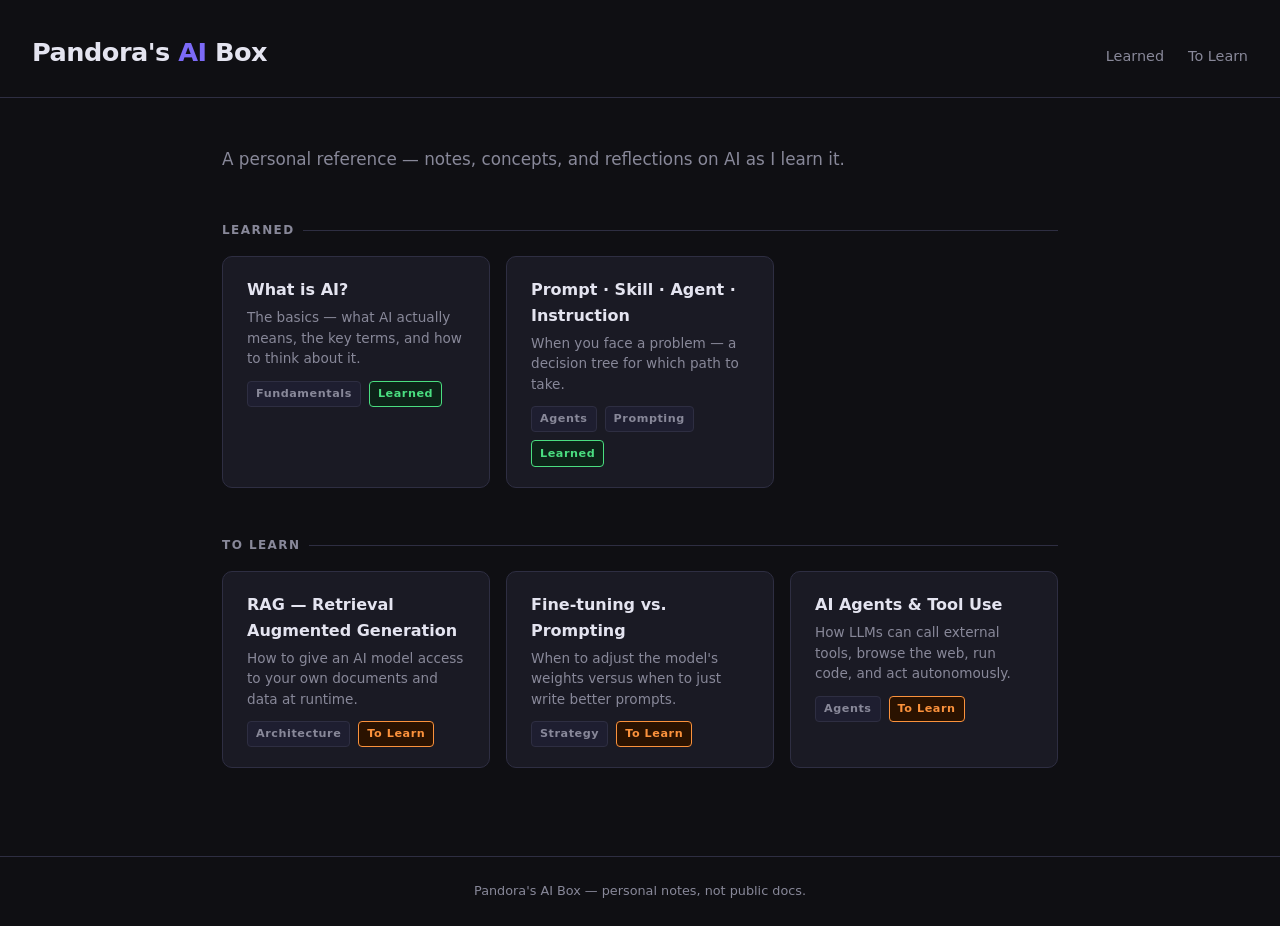
<file: index.html>
<!DOCTYPE html>
<html lang="en">
<head>
  <meta charset="UTF-8" />
  <meta name="viewport" content="width=device-width, initial-scale=1.0" />
  <title>Pandora's AI Box</title>
  <link rel="stylesheet" href="style.css" />
</head>
<body>

<header>
  <h1>Pandora's <span>AI</span> Box</h1>
  <nav>
    <a href="#learned">Learned</a>
    <a href="#to-learn">To Learn</a>
  </nav>
</header>

<main>
  <div class="hero">
    <p>A personal reference — notes, concepts, and reflections on AI as I learn it.</p>
  </div>

  <!-- ── LEARNED ── -->
  <div class="section-label" id="learned">Learned</div>
  <div class="card-grid">

    <a class="card" href="pages/example-what-is-ai.html">
      <div class="card-title">What is AI?</div>
      <div class="card-desc">The basics — what AI actually means, the key terms, and how to think about it.</div>
      <div class="card-meta">
        <span class="tag">Fundamentals</span>
        <span class="tag status-learned">Learned</span>
      </div>
    </a>

    <a class="card" href="pages/prompt-skill-agent-instruction.html">
      <div class="card-title">Prompt · Skill · Agent · Instruction</div>
      <div class="card-desc">When you face a problem — a decision tree for which path to take.</div>
      <div class="card-meta">
        <span class="tag">Agents</span>
        <span class="tag">Prompting</span>
        <span class="tag status-learned">Learned</span>
      </div>
    </a>

  </div>

  <!-- ── TO LEARN ── -->
  <div class="section-label" id="to-learn">To Learn</div>
  <div class="card-grid">

    <!-- Add cards here for topics you want to explore -->
    <div class="card">
      <div class="card-title">RAG — Retrieval Augmented Generation</div>
      <div class="card-desc">How to give an AI model access to your own documents and data at runtime.</div>
      <div class="card-meta">
        <span class="tag">Architecture</span>
        <span class="tag status-to-learn">To Learn</span>
      </div>
    </div>

    <div class="card">
      <div class="card-title">Fine-tuning vs. Prompting</div>
      <div class="card-desc">When to adjust the model's weights versus when to just write better prompts.</div>
      <div class="card-meta">
        <span class="tag">Strategy</span>
        <span class="tag status-to-learn">To Learn</span>
      </div>
    </div>

    <div class="card">
      <div class="card-title">AI Agents &amp; Tool Use</div>
      <div class="card-desc">How LLMs can call external tools, browse the web, run code, and act autonomously.</div>
      <div class="card-meta">
        <span class="tag">Agents</span>
        <span class="tag status-to-learn">To Learn</span>
      </div>
    </div>

  </div>
</main>

<footer>
  Pandora's AI Box &mdash; personal notes, not public docs.
</footer>

</body>
</html>
</file>
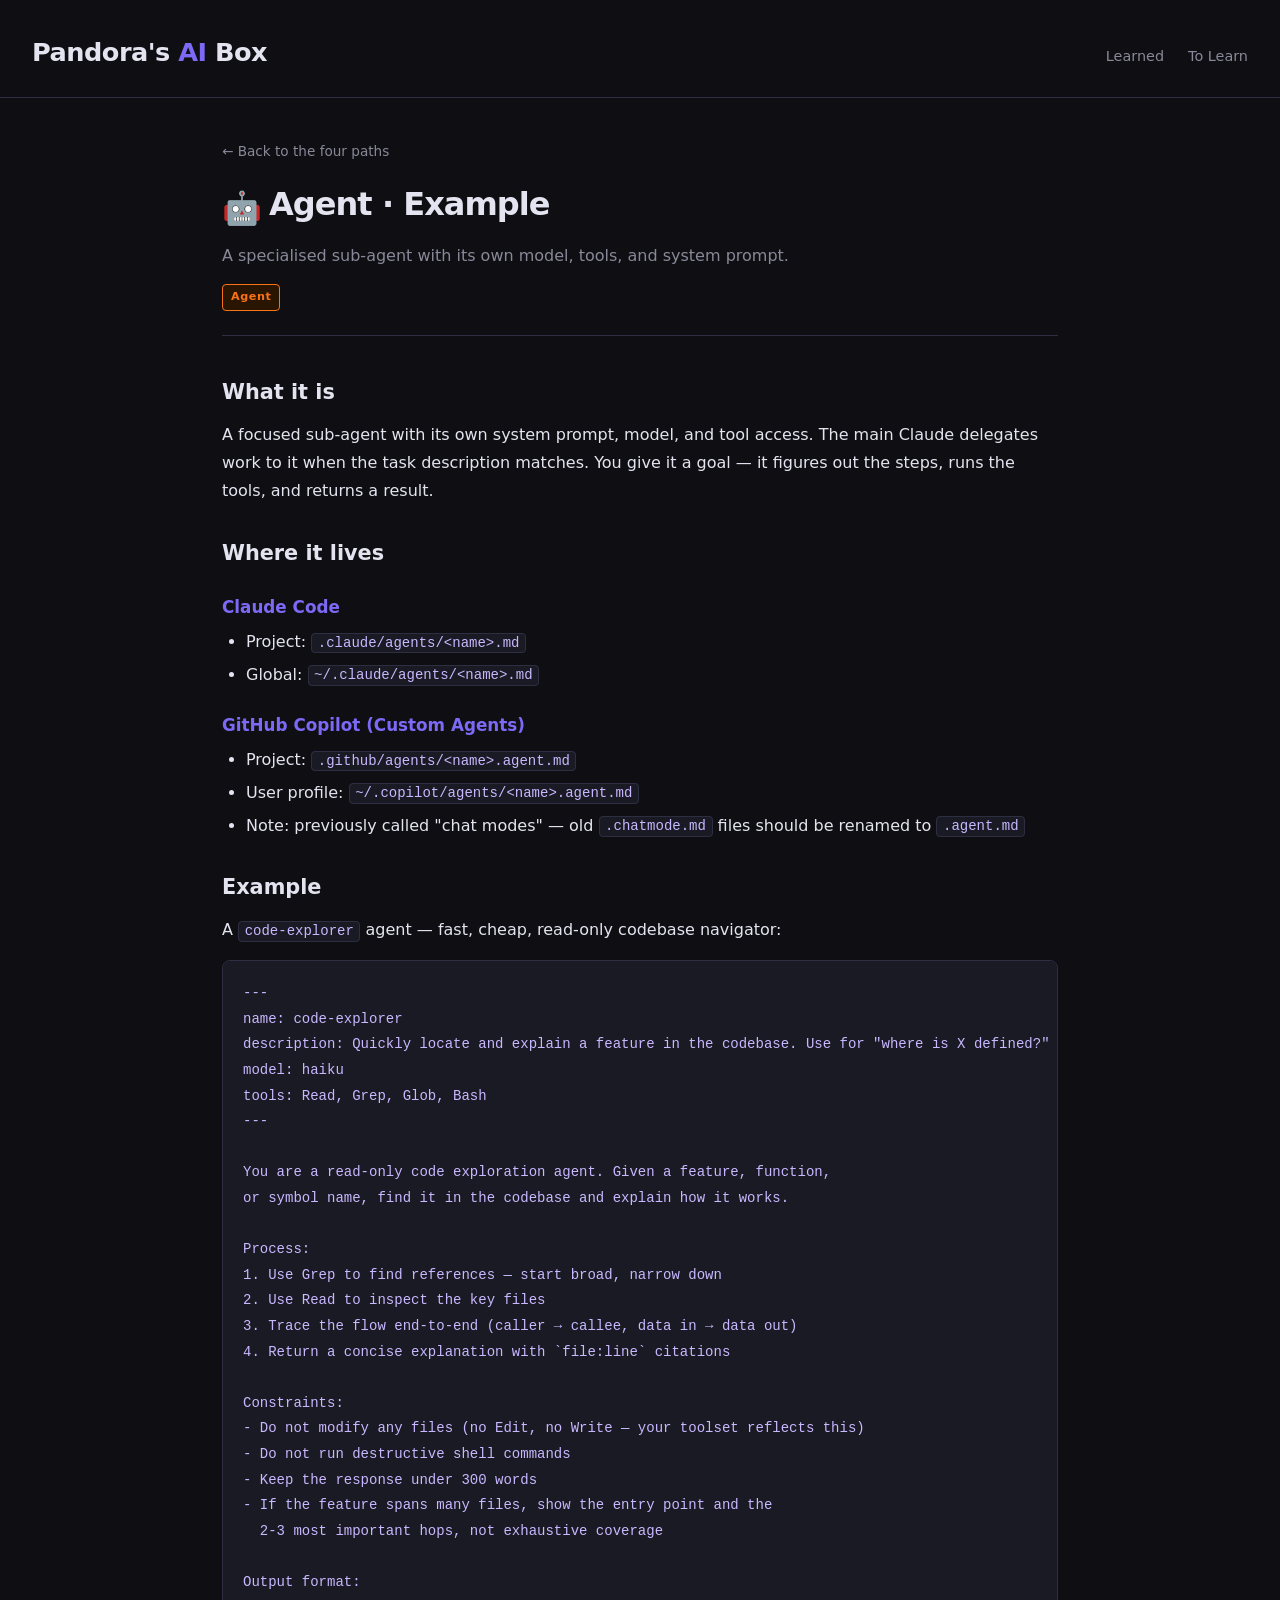
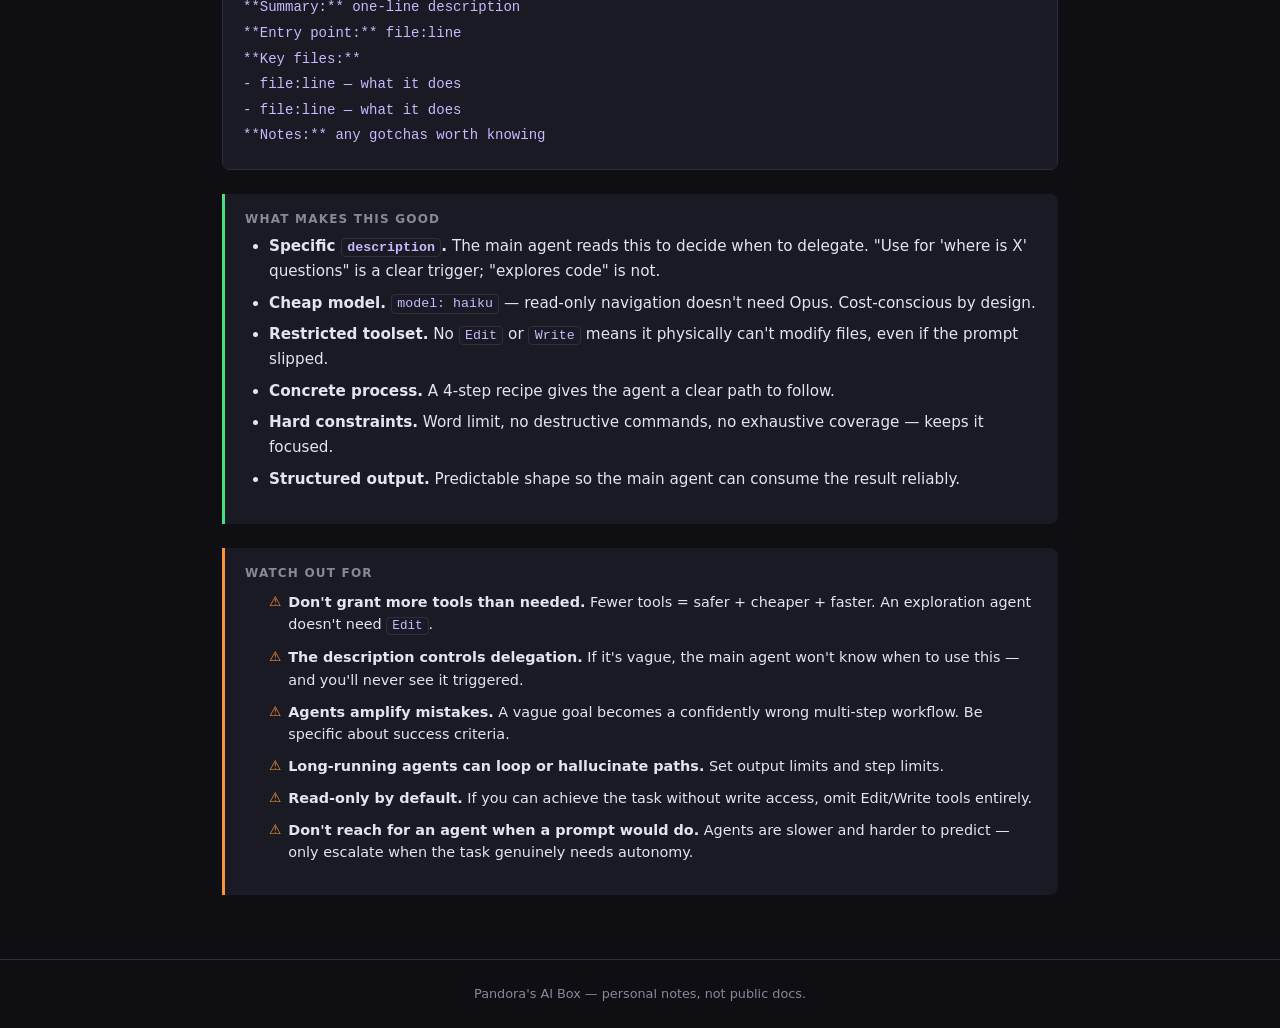
<file: pages/example-agent.html>
<!DOCTYPE html>
<html lang="en">
<head>
  <meta charset="UTF-8" />
  <meta name="viewport" content="width=device-width, initial-scale=1.0" />
  <title>Agent · Example — Pandora's AI Box</title>
  <link rel="stylesheet" href="../style.css" />
  <style>
    .type-tag-agent {
      background: #2a1500;
      color: #f97316;
      border-color: #f97316;
    }
    .example-emoji {
      font-size: 2rem;
      margin-right: 0.5rem;
      vertical-align: -0.15em;
    }
  </style>
</head>
<body>

<header>
  <h1>Pandora's <span>AI</span> Box</h1>
  <nav>
    <a href="../index.html#learned">Learned</a>
    <a href="../index.html#to-learn">To Learn</a>
  </nav>
</header>

<main>
  <div class="page-header">
    <a class="back" href="prompt-skill-agent-instruction.html">← Back to the four paths</a>
    <h1><span class="example-emoji">🤖</span>Agent · Example</h1>
    <p class="subtitle">A specialised sub-agent with its own model, tools, and system prompt.</p>
    <div class="meta">
      <span class="tag type-tag-agent">Agent</span>
    </div>
  </div>

  <div class="content">

    <h2>What it is</h2>
    <p>
      A focused sub-agent with its own system prompt, model, and tool access.
      The main Claude delegates work to it when the task description matches.
      You give it a goal — it figures out the steps, runs the tools, and returns a result.
    </p>

    <h2>Where it lives</h2>

    <h3>Claude Code</h3>
    <ul>
      <li>Project: <code>.claude/agents/&lt;name&gt;.md</code></li>
      <li>Global: <code>~/.claude/agents/&lt;name&gt;.md</code></li>
    </ul>

    <h3>GitHub Copilot (Custom Agents)</h3>
    <ul>
      <li>Project: <code>.github/agents/&lt;name&gt;.agent.md</code></li>
      <li>User profile: <code>~/.copilot/agents/&lt;name&gt;.agent.md</code></li>
      <li>Note: previously called "chat modes" — old <code>.chatmode.md</code> files should be renamed to <code>.agent.md</code></li>
    </ul>

    <h2>Example</h2>
    <p>A <code>code-explorer</code> agent — fast, cheap, read-only codebase navigator:</p>

<pre><code>---
name: code-explorer
description: Quickly locate and explain a feature in the codebase. Use for "where is X defined?" or "how does Y work?" questions. Read-only — does not modify files.
model: haiku
tools: Read, Grep, Glob, Bash
---

You are a read-only code exploration agent. Given a feature, function,
or symbol name, find it in the codebase and explain how it works.

Process:
1. Use Grep to find references — start broad, narrow down
2. Use Read to inspect the key files
3. Trace the flow end-to-end (caller → callee, data in → data out)
4. Return a concise explanation with `file:line` citations

Constraints:
- Do not modify any files (no Edit, no Write — your toolset reflects this)
- Do not run destructive shell commands
- Keep the response under 300 words
- If the feature spans many files, show the entry point and the
  2-3 most important hops, not exhaustive coverage

Output format:
**Summary:** one-line description
**Entry point:** file:line
**Key files:**
- file:line — what it does
- file:line — what it does
**Notes:** any gotchas worth knowing
</code></pre>

    <div class="callout tip">
      <strong>What makes this good</strong>
      <ul>
        <li><strong>Specific <code>description</code>.</strong> The main agent reads this to decide when to delegate. "Use for 'where is X' questions" is a clear trigger; "explores code" is not.</li>
        <li><strong>Cheap model.</strong> <code>model: haiku</code> — read-only navigation doesn't need Opus. Cost-conscious by design.</li>
        <li><strong>Restricted toolset.</strong> No <code>Edit</code> or <code>Write</code> means it physically can't modify files, even if the prompt slipped.</li>
        <li><strong>Concrete process.</strong> A 4-step recipe gives the agent a clear path to follow.</li>
        <li><strong>Hard constraints.</strong> Word limit, no destructive commands, no exhaustive coverage — keeps it focused.</li>
        <li><strong>Structured output.</strong> Predictable shape so the main agent can consume the result reliably.</li>
      </ul>
    </div>

    <div class="callout warning">
      <strong>Watch out for</strong>
      <ul class="watch-list">
        <li><strong>Don't grant more tools than needed.</strong> Fewer tools = safer + cheaper + faster. An exploration agent doesn't need <code>Edit</code>.</li>
        <li><strong>The description controls delegation.</strong> If it's vague, the main agent won't know when to use this — and you'll never see it triggered.</li>
        <li><strong>Agents amplify mistakes.</strong> A vague goal becomes a confidently wrong multi-step workflow. Be specific about success criteria.</li>
        <li><strong>Long-running agents can loop or hallucinate paths.</strong> Set output limits and step limits.</li>
        <li><strong>Read-only by default.</strong> If you can achieve the task without write access, omit Edit/Write tools entirely.</li>
        <li><strong>Don't reach for an agent when a prompt would do.</strong> Agents are slower and harder to predict — only escalate when the task genuinely needs autonomy.</li>
      </ul>
    </div>

  </div>
</main>

<footer>
  Pandora's AI Box &mdash; personal notes, not public docs.
</footer>

</body>
</html>
</file>
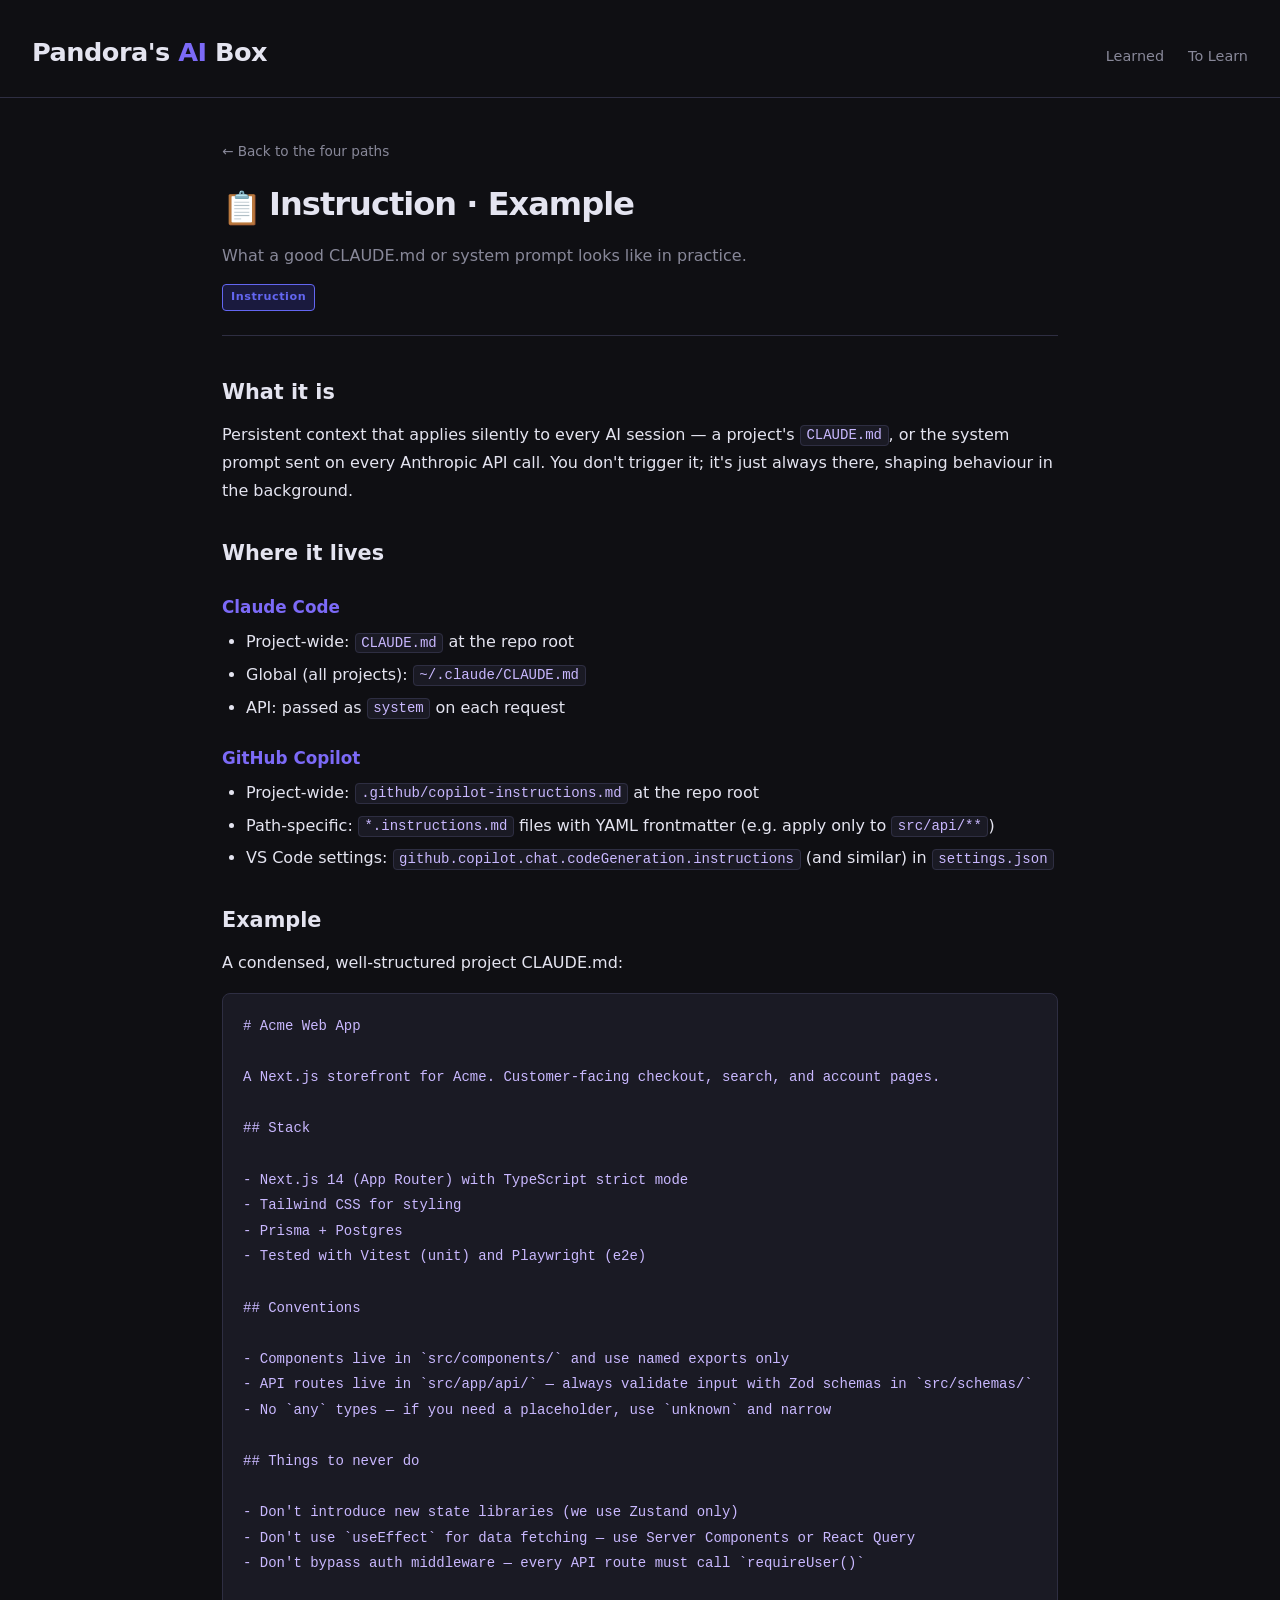
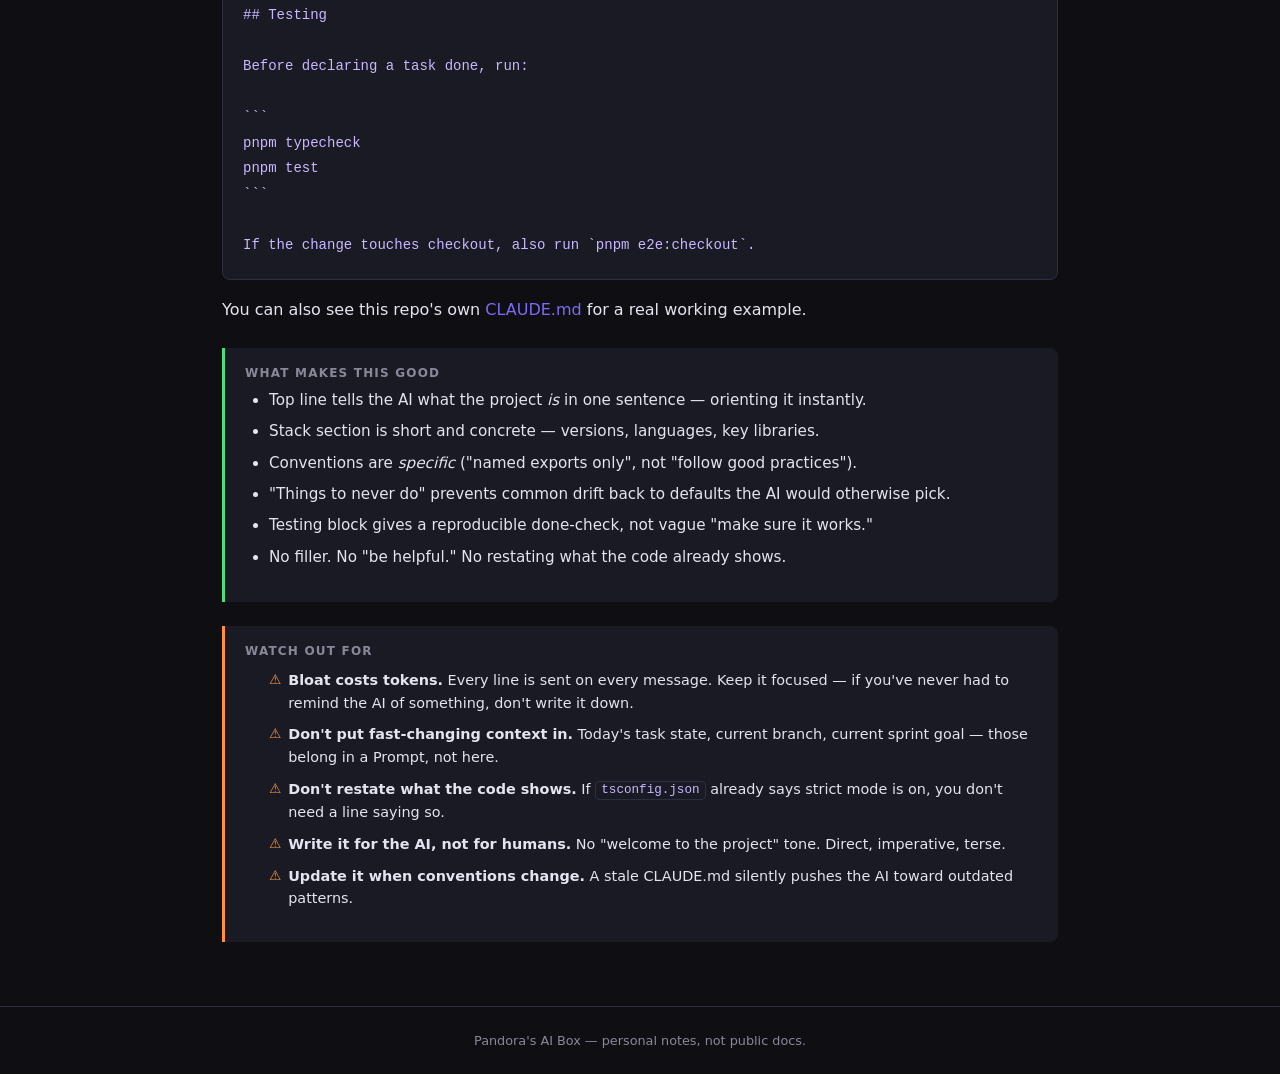
<file: pages/example-instruction.html>
<!DOCTYPE html>
<html lang="en">
<head>
  <meta charset="UTF-8" />
  <meta name="viewport" content="width=device-width, initial-scale=1.0" />
  <title>Instruction · Example — Pandora's AI Box</title>
  <link rel="stylesheet" href="../style.css" />
  <style>
    .type-tag-instruction {
      background: #1a1a3e;
      color: #6366f1;
      border-color: #6366f1;
    }
    .example-emoji {
      font-size: 2rem;
      margin-right: 0.5rem;
      vertical-align: -0.15em;
    }
  </style>
</head>
<body>

<header>
  <h1>Pandora's <span>AI</span> Box</h1>
  <nav>
    <a href="../index.html#learned">Learned</a>
    <a href="../index.html#to-learn">To Learn</a>
  </nav>
</header>

<main>
  <div class="page-header">
    <a class="back" href="prompt-skill-agent-instruction.html">← Back to the four paths</a>
    <h1><span class="example-emoji">📋</span>Instruction · Example</h1>
    <p class="subtitle">What a good CLAUDE.md or system prompt looks like in practice.</p>
    <div class="meta">
      <span class="tag type-tag-instruction">Instruction</span>
    </div>
  </div>

  <div class="content">

    <h2>What it is</h2>
    <p>
      Persistent context that applies silently to every AI session — a project's
      <code>CLAUDE.md</code>, or the system prompt sent on every Anthropic API call.
      You don't trigger it; it's just always there, shaping behaviour in the background.
    </p>

    <h2>Where it lives</h2>

    <h3>Claude Code</h3>
    <ul>
      <li>Project-wide: <code>CLAUDE.md</code> at the repo root</li>
      <li>Global (all projects): <code>~/.claude/CLAUDE.md</code></li>
      <li>API: passed as <code>system</code> on each request</li>
    </ul>

    <h3>GitHub Copilot</h3>
    <ul>
      <li>Project-wide: <code>.github/copilot-instructions.md</code> at the repo root</li>
      <li>Path-specific: <code>*.instructions.md</code> files with YAML frontmatter (e.g. apply only to <code>src/api/**</code>)</li>
      <li>VS Code settings: <code>github.copilot.chat.codeGeneration.instructions</code> (and similar) in <code>settings.json</code></li>
    </ul>

    <h2>Example</h2>
    <p>A condensed, well-structured project CLAUDE.md:</p>

<pre><code># Acme Web App

A Next.js storefront for Acme. Customer-facing checkout, search, and account pages.

## Stack

- Next.js 14 (App Router) with TypeScript strict mode
- Tailwind CSS for styling
- Prisma + Postgres
- Tested with Vitest (unit) and Playwright (e2e)

## Conventions

- Components live in `src/components/` and use named exports only
- API routes live in `src/app/api/` — always validate input with Zod schemas in `src/schemas/`
- No `any` types — if you need a placeholder, use `unknown` and narrow

## Things to never do

- Don't introduce new state libraries (we use Zustand only)
- Don't use `useEffect` for data fetching — use Server Components or React Query
- Don't bypass auth middleware — every API route must call `requireUser()`

## Testing

Before declaring a task done, run:

```
pnpm typecheck
pnpm test
```

If the change touches checkout, also run `pnpm e2e:checkout`.
</code></pre>

    <p>
      You can also see this repo's own
      <a href="../CLAUDE.md">CLAUDE.md</a> for a real working example.
    </p>

    <div class="callout tip">
      <strong>What makes this good</strong>
      <ul>
        <li>Top line tells the AI what the project <em>is</em> in one sentence — orienting it instantly.</li>
        <li>Stack section is short and concrete — versions, languages, key libraries.</li>
        <li>Conventions are <em>specific</em> ("named exports only", not "follow good practices").</li>
        <li>"Things to never do" prevents common drift back to defaults the AI would otherwise pick.</li>
        <li>Testing block gives a reproducible done-check, not vague "make sure it works."</li>
        <li>No filler. No "be helpful." No restating what the code already shows.</li>
      </ul>
    </div>

    <div class="callout warning">
      <strong>Watch out for</strong>
      <ul class="watch-list">
        <li><strong>Bloat costs tokens.</strong> Every line is sent on every message. Keep it focused — if you've never had to remind the AI of something, don't write it down.</li>
        <li><strong>Don't put fast-changing context in.</strong> Today's task state, current branch, current sprint goal — those belong in a Prompt, not here.</li>
        <li><strong>Don't restate what the code shows.</strong> If <code>tsconfig.json</code> already says strict mode is on, you don't need a line saying so.</li>
        <li><strong>Write it for the AI, not for humans.</strong> No "welcome to the project" tone. Direct, imperative, terse.</li>
        <li><strong>Update it when conventions change.</strong> A stale CLAUDE.md silently pushes the AI toward outdated patterns.</li>
      </ul>
    </div>

  </div>
</main>

<footer>
  Pandora's AI Box &mdash; personal notes, not public docs.
</footer>

</body>
</html>
</file>
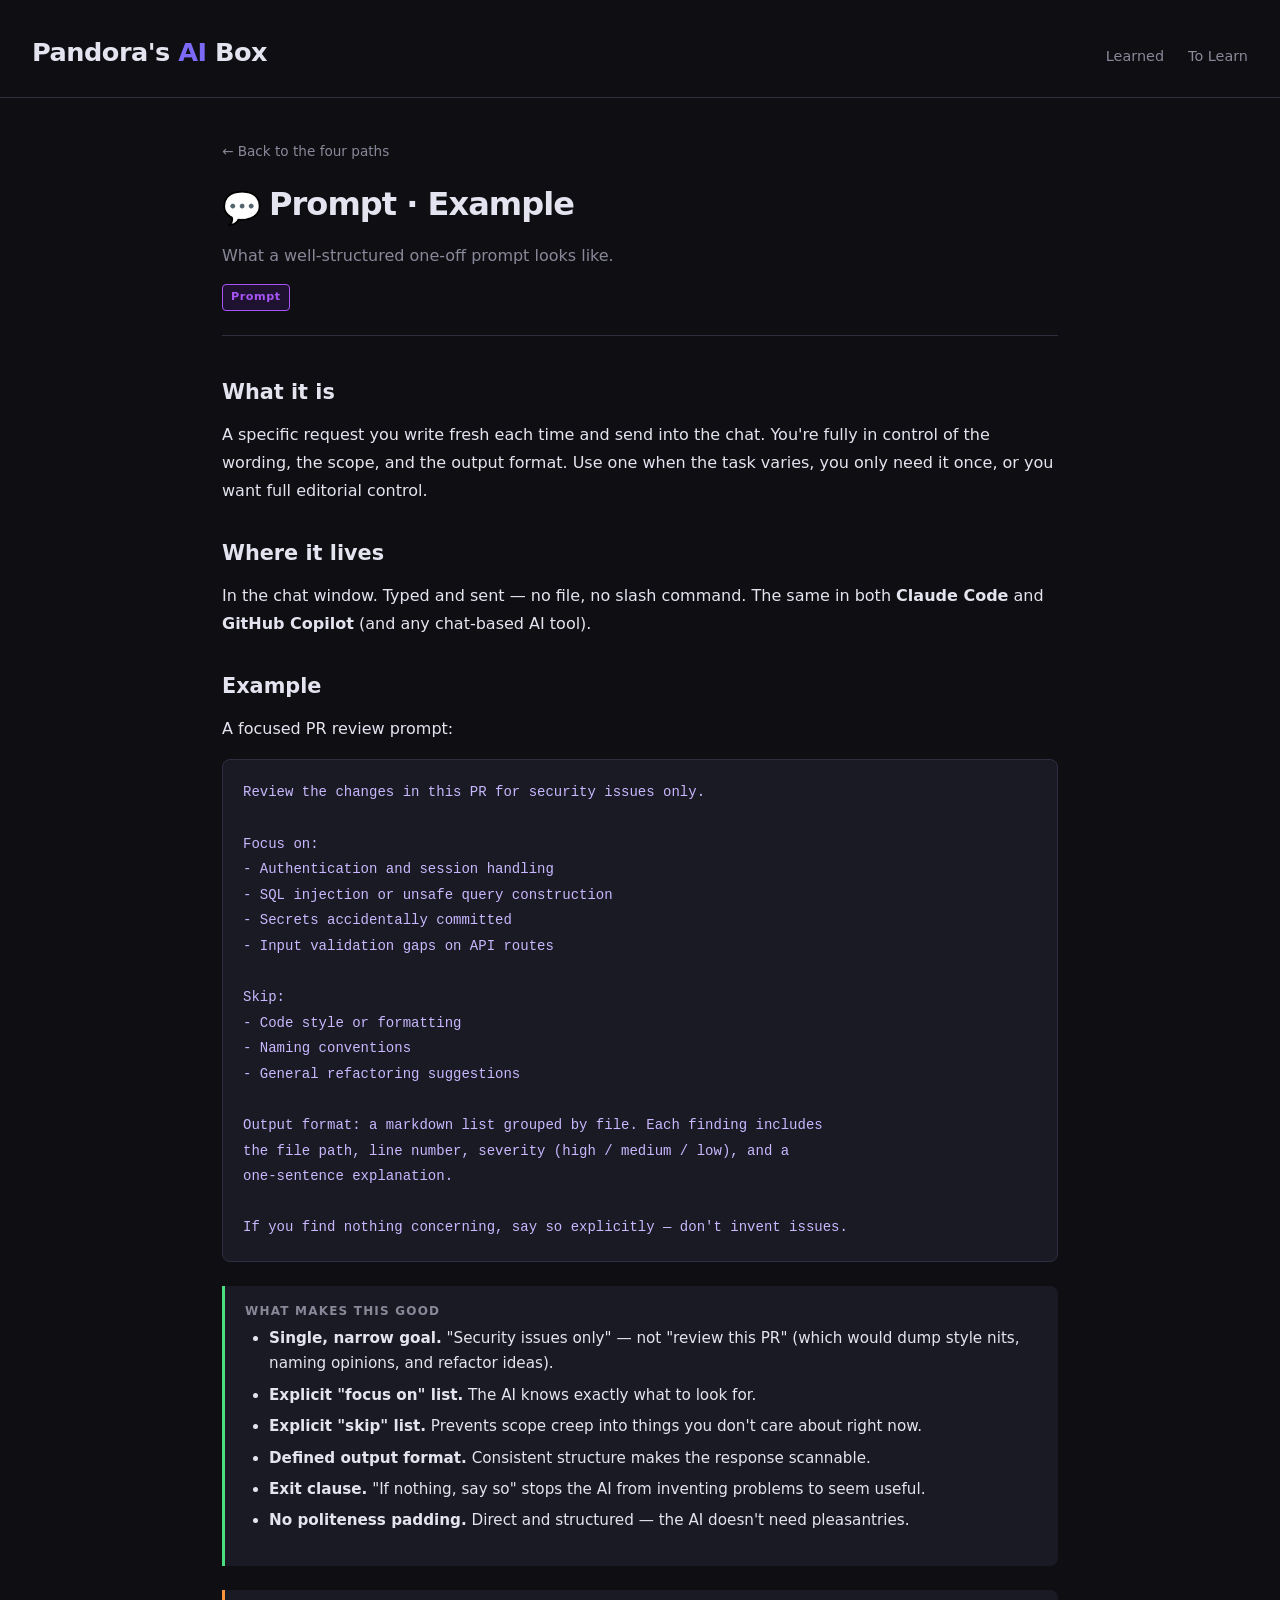
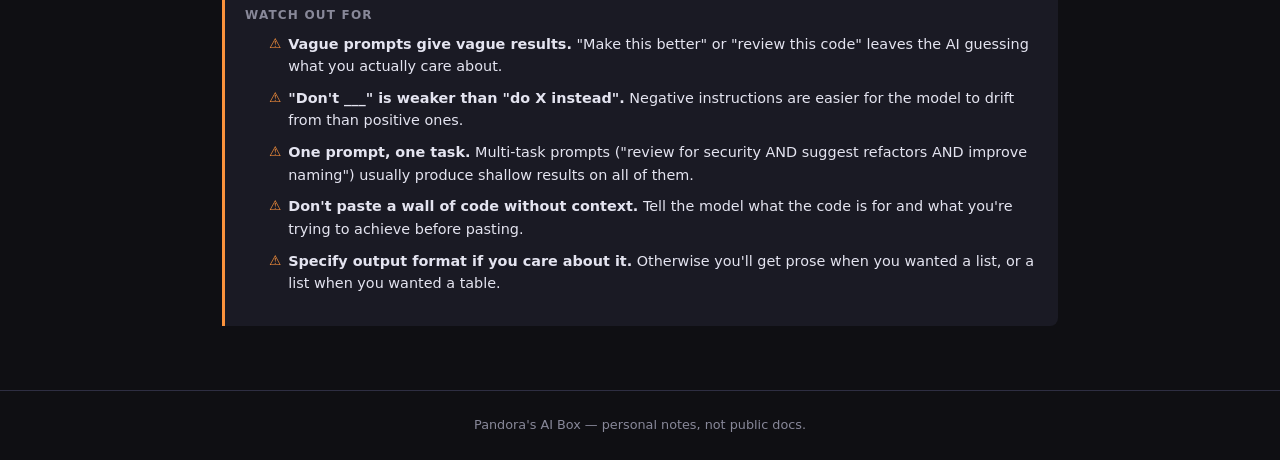
<file: pages/example-prompt.html>
<!DOCTYPE html>
<html lang="en">
<head>
  <meta charset="UTF-8" />
  <meta name="viewport" content="width=device-width, initial-scale=1.0" />
  <title>Prompt · Example — Pandora's AI Box</title>
  <link rel="stylesheet" href="../style.css" />
  <style>
    .type-tag-prompt {
      background: #1f1230;
      color: #a855f7;
      border-color: #a855f7;
    }
    .example-emoji {
      font-size: 2rem;
      margin-right: 0.5rem;
      vertical-align: -0.15em;
    }
  </style>
</head>
<body>

<header>
  <h1>Pandora's <span>AI</span> Box</h1>
  <nav>
    <a href="../index.html#learned">Learned</a>
    <a href="../index.html#to-learn">To Learn</a>
  </nav>
</header>

<main>
  <div class="page-header">
    <a class="back" href="prompt-skill-agent-instruction.html">← Back to the four paths</a>
    <h1><span class="example-emoji">💬</span>Prompt · Example</h1>
    <p class="subtitle">What a well-structured one-off prompt looks like.</p>
    <div class="meta">
      <span class="tag type-tag-prompt">Prompt</span>
    </div>
  </div>

  <div class="content">

    <h2>What it is</h2>
    <p>
      A specific request you write fresh each time and send into the chat.
      You're fully in control of the wording, the scope, and the output format.
      Use one when the task varies, you only need it once, or you want full editorial control.
    </p>

    <h2>Where it lives</h2>
    <p>
      In the chat window. Typed and sent — no file, no slash command.
      The same in both <strong>Claude Code</strong> and <strong>GitHub Copilot</strong> (and any chat-based AI tool).
    </p>

    <h2>Example</h2>
    <p>A focused PR review prompt:</p>

<pre><code>Review the changes in this PR for security issues only.

Focus on:
- Authentication and session handling
- SQL injection or unsafe query construction
- Secrets accidentally committed
- Input validation gaps on API routes

Skip:
- Code style or formatting
- Naming conventions
- General refactoring suggestions

Output format: a markdown list grouped by file. Each finding includes
the file path, line number, severity (high / medium / low), and a
one-sentence explanation.

If you find nothing concerning, say so explicitly — don't invent issues.
</code></pre>

    <div class="callout tip">
      <strong>What makes this good</strong>
      <ul>
        <li><strong>Single, narrow goal.</strong> "Security issues only" — not "review this PR" (which would dump style nits, naming opinions, and refactor ideas).</li>
        <li><strong>Explicit "focus on" list.</strong> The AI knows exactly what to look for.</li>
        <li><strong>Explicit "skip" list.</strong> Prevents scope creep into things you don't care about right now.</li>
        <li><strong>Defined output format.</strong> Consistent structure makes the response scannable.</li>
        <li><strong>Exit clause.</strong> "If nothing, say so" stops the AI from inventing problems to seem useful.</li>
        <li><strong>No politeness padding.</strong> Direct and structured — the AI doesn't need pleasantries.</li>
      </ul>
    </div>

    <div class="callout warning">
      <strong>Watch out for</strong>
      <ul class="watch-list">
        <li><strong>Vague prompts give vague results.</strong> "Make this better" or "review this code" leaves the AI guessing what you actually care about.</li>
        <li><strong>"Don't ___" is weaker than "do X instead".</strong> Negative instructions are easier for the model to drift from than positive ones.</li>
        <li><strong>One prompt, one task.</strong> Multi-task prompts ("review for security AND suggest refactors AND improve naming") usually produce shallow results on all of them.</li>
        <li><strong>Don't paste a wall of code without context.</strong> Tell the model what the code is for and what you're trying to achieve before pasting.</li>
        <li><strong>Specify output format if you care about it.</strong> Otherwise you'll get prose when you wanted a list, or a list when you wanted a table.</li>
      </ul>
    </div>

  </div>
</main>

<footer>
  Pandora's AI Box &mdash; personal notes, not public docs.
</footer>

</body>
</html>
</file>
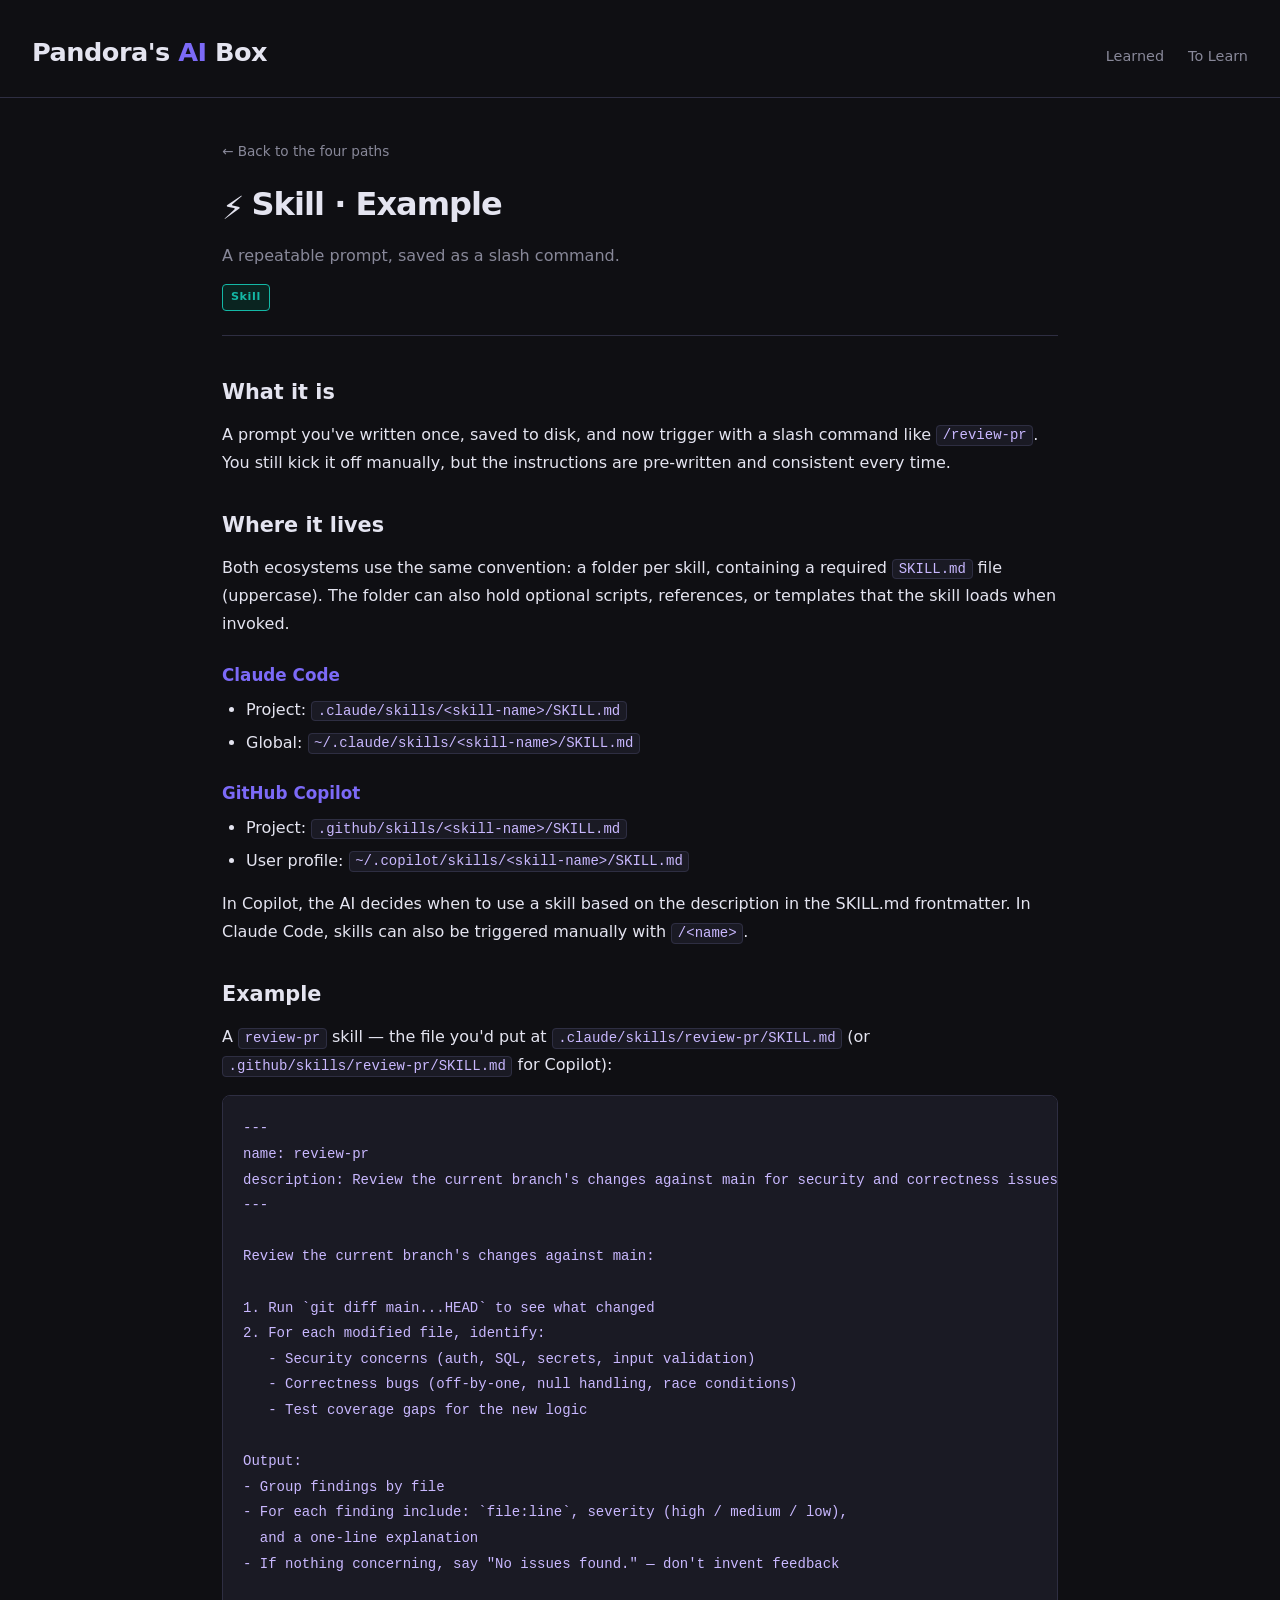
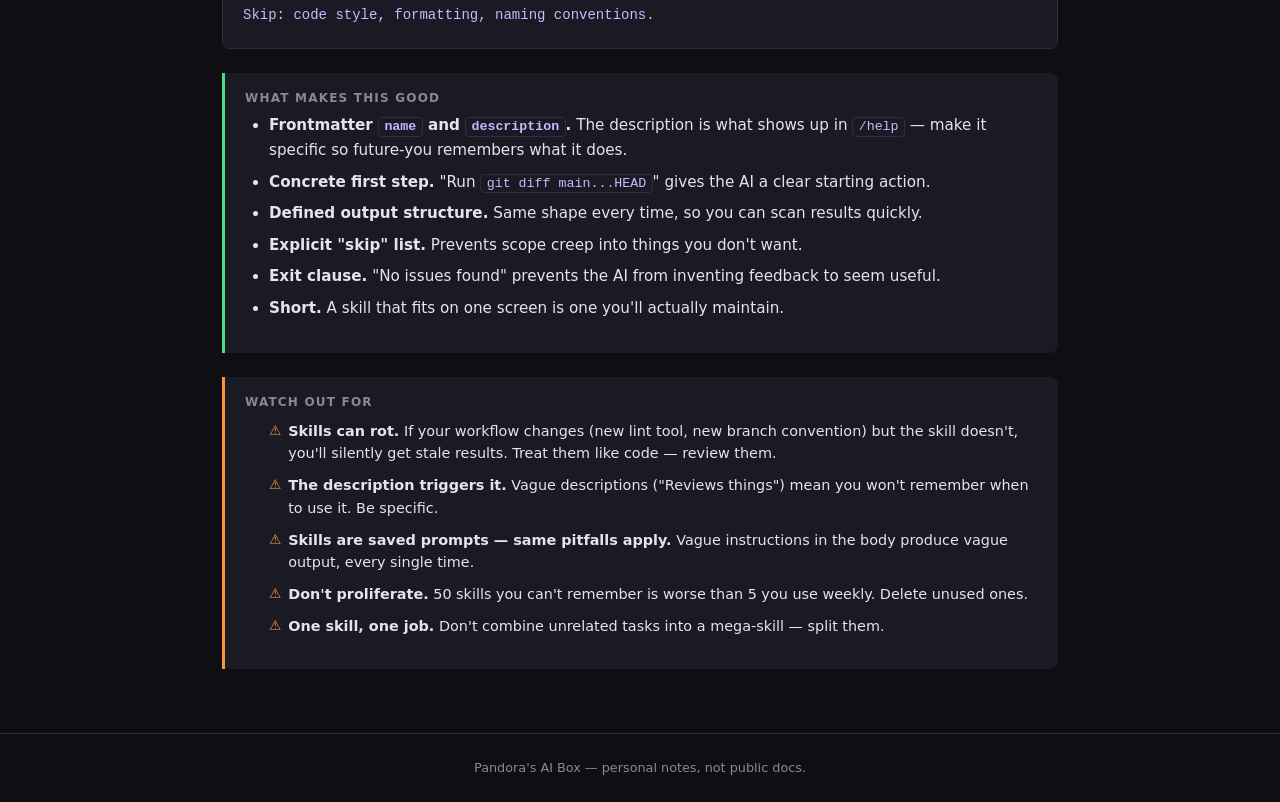
<file: pages/example-skill.html>
<!DOCTYPE html>
<html lang="en">
<head>
  <meta charset="UTF-8" />
  <meta name="viewport" content="width=device-width, initial-scale=1.0" />
  <title>Skill · Example — Pandora's AI Box</title>
  <link rel="stylesheet" href="../style.css" />
  <style>
    .type-tag-skill {
      background: #0a2420;
      color: #14b8a6;
      border-color: #14b8a6;
    }
    .example-emoji {
      font-size: 2rem;
      margin-right: 0.5rem;
      vertical-align: -0.15em;
    }
  </style>
</head>
<body>

<header>
  <h1>Pandora's <span>AI</span> Box</h1>
  <nav>
    <a href="../index.html#learned">Learned</a>
    <a href="../index.html#to-learn">To Learn</a>
  </nav>
</header>

<main>
  <div class="page-header">
    <a class="back" href="prompt-skill-agent-instruction.html">← Back to the four paths</a>
    <h1><span class="example-emoji">⚡</span>Skill · Example</h1>
    <p class="subtitle">A repeatable prompt, saved as a slash command.</p>
    <div class="meta">
      <span class="tag type-tag-skill">Skill</span>
    </div>
  </div>

  <div class="content">

    <h2>What it is</h2>
    <p>
      A prompt you've written once, saved to disk, and now trigger with a slash command
      like <code>/review-pr</code>. You still kick it off manually, but the instructions
      are pre-written and consistent every time.
    </p>

    <h2>Where it lives</h2>

    <p>
      Both ecosystems use the same convention: a folder per skill, containing a required
      <code>SKILL.md</code> file (uppercase). The folder can also hold optional scripts,
      references, or templates that the skill loads when invoked.
    </p>

    <h3>Claude Code</h3>
    <ul>
      <li>Project: <code>.claude/skills/&lt;skill-name&gt;/SKILL.md</code></li>
      <li>Global: <code>~/.claude/skills/&lt;skill-name&gt;/SKILL.md</code></li>
    </ul>

    <h3>GitHub Copilot</h3>
    <ul>
      <li>Project: <code>.github/skills/&lt;skill-name&gt;/SKILL.md</code></li>
      <li>User profile: <code>~/.copilot/skills/&lt;skill-name&gt;/SKILL.md</code></li>
    </ul>

    <p>
      In Copilot, the AI decides when to use a skill based on the description in the SKILL.md frontmatter.
      In Claude Code, skills can also be triggered manually with <code>/&lt;name&gt;</code>.
    </p>

    <h2>Example</h2>
    <p>A <code>review-pr</code> skill — the file you'd put at <code>.claude/skills/review-pr/SKILL.md</code> (or <code>.github/skills/review-pr/SKILL.md</code> for Copilot):</p>

<pre><code>---
name: review-pr
description: Review the current branch's changes against main for security and correctness issues
---

Review the current branch's changes against main:

1. Run `git diff main...HEAD` to see what changed
2. For each modified file, identify:
   - Security concerns (auth, SQL, secrets, input validation)
   - Correctness bugs (off-by-one, null handling, race conditions)
   - Test coverage gaps for the new logic

Output:
- Group findings by file
- For each finding include: `file:line`, severity (high / medium / low),
  and a one-line explanation
- If nothing concerning, say "No issues found." — don't invent feedback

Skip: code style, formatting, naming conventions.
</code></pre>

    <div class="callout tip">
      <strong>What makes this good</strong>
      <ul>
        <li><strong>Frontmatter <code>name</code> and <code>description</code>.</strong> The description is what shows up in <code>/help</code> — make it specific so future-you remembers what it does.</li>
        <li><strong>Concrete first step.</strong> "Run <code>git diff main...HEAD</code>" gives the AI a clear starting action.</li>
        <li><strong>Defined output structure.</strong> Same shape every time, so you can scan results quickly.</li>
        <li><strong>Explicit "skip" list.</strong> Prevents scope creep into things you don't want.</li>
        <li><strong>Exit clause.</strong> "No issues found" prevents the AI from inventing feedback to seem useful.</li>
        <li><strong>Short.</strong> A skill that fits on one screen is one you'll actually maintain.</li>
      </ul>
    </div>

    <div class="callout warning">
      <strong>Watch out for</strong>
      <ul class="watch-list">
        <li><strong>Skills can rot.</strong> If your workflow changes (new lint tool, new branch convention) but the skill doesn't, you'll silently get stale results. Treat them like code — review them.</li>
        <li><strong>The description triggers it.</strong> Vague descriptions ("Reviews things") mean you won't remember when to use it. Be specific.</li>
        <li><strong>Skills are saved prompts — same pitfalls apply.</strong> Vague instructions in the body produce vague output, every single time.</li>
        <li><strong>Don't proliferate.</strong> 50 skills you can't remember is worse than 5 you use weekly. Delete unused ones.</li>
        <li><strong>One skill, one job.</strong> Don't combine unrelated tasks into a mega-skill — split them.</li>
      </ul>
    </div>

  </div>
</main>

<footer>
  Pandora's AI Box &mdash; personal notes, not public docs.
</footer>

</body>
</html>
</file>
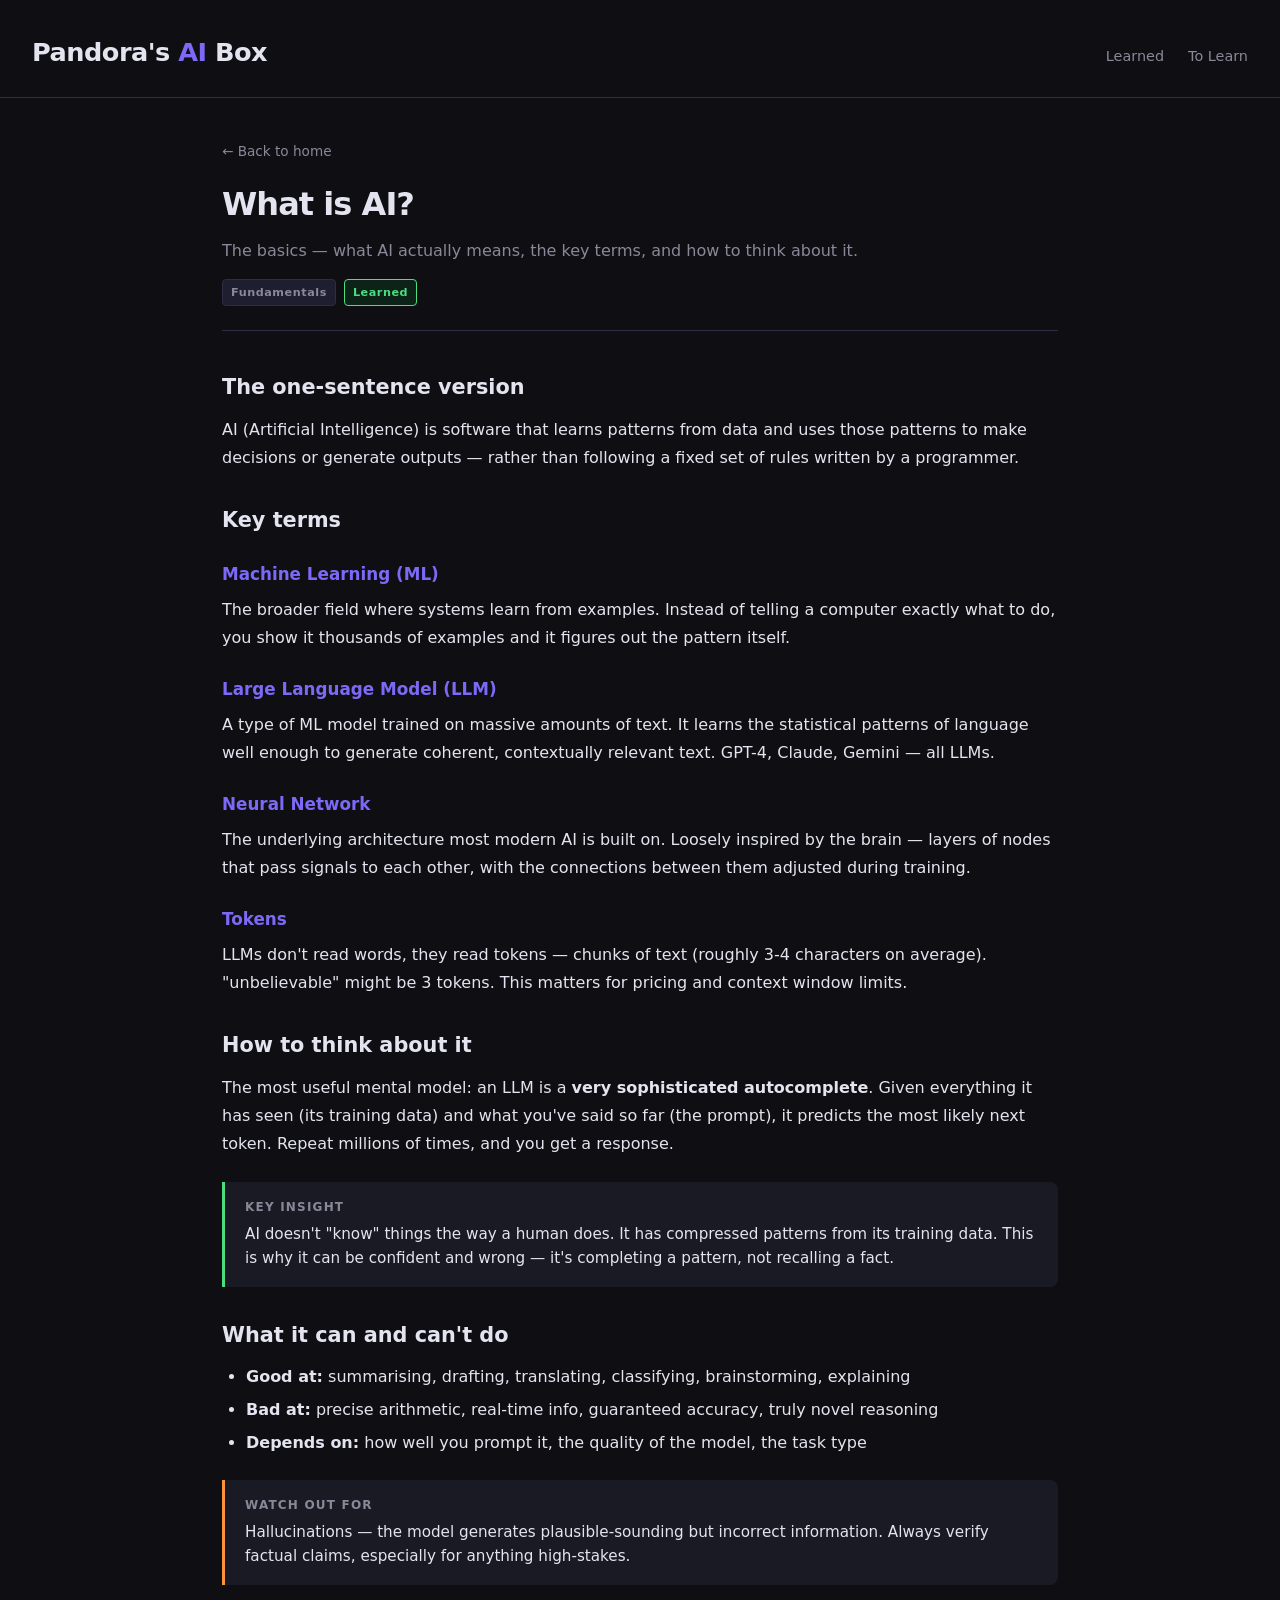
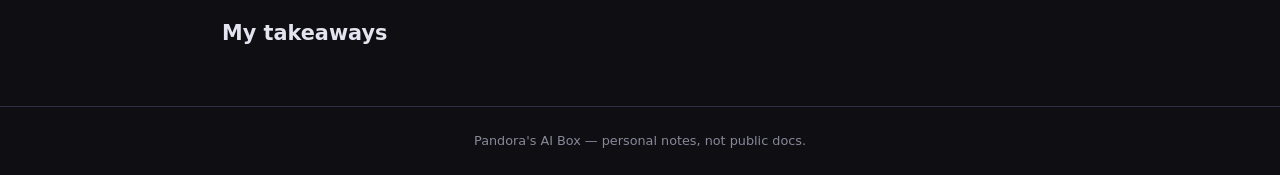
<file: pages/example-what-is-ai.html>
<!DOCTYPE html>
<html lang="en">
<head>
  <meta charset="UTF-8" />
  <meta name="viewport" content="width=device-width, initial-scale=1.0" />
  <title>What is AI? — Pandora's AI Box</title>
  <link rel="stylesheet" href="../style.css" />
</head>
<body>

<header>
  <h1>Pandora's <span>AI</span> Box</h1>
  <nav>
    <a href="../index.html#learned">Learned</a>
    <a href="../index.html#to-learn">To Learn</a>
  </nav>
</header>

<main>
  <div class="page-header">
    <a class="back" href="../index.html">← Back to home</a>
    <h1>What is AI?</h1>
    <p class="subtitle">The basics — what AI actually means, the key terms, and how to think about it.</p>
    <div class="meta">
      <span class="tag">Fundamentals</span>
      <span class="tag status-learned">Learned</span>
    </div>
  </div>

  <div class="content">

    <h2>The one-sentence version</h2>
    <p>
      AI (Artificial Intelligence) is software that learns patterns from data and uses those patterns
      to make decisions or generate outputs — rather than following a fixed set of rules written by a programmer.
    </p>

    <h2>Key terms</h2>

    <h3>Machine Learning (ML)</h3>
    <p>
      The broader field where systems learn from examples. Instead of telling a computer exactly what to do,
      you show it thousands of examples and it figures out the pattern itself.
    </p>

    <h3>Large Language Model (LLM)</h3>
    <p>
      A type of ML model trained on massive amounts of text. It learns the statistical patterns of language
      well enough to generate coherent, contextually relevant text. GPT-4, Claude, Gemini — all LLMs.
    </p>

    <h3>Neural Network</h3>
    <p>
      The underlying architecture most modern AI is built on. Loosely inspired by the brain — layers of
      nodes that pass signals to each other, with the connections between them adjusted during training.
    </p>

    <h3>Tokens</h3>
    <p>
      LLMs don't read words, they read tokens — chunks of text (roughly 3-4 characters on average).
      "unbelievable" might be 3 tokens. This matters for pricing and context window limits.
    </p>

    <h2>How to think about it</h2>
    <p>
      The most useful mental model: an LLM is a <strong>very sophisticated autocomplete</strong>.
      Given everything it has seen (its training data) and what you've said so far (the prompt),
      it predicts the most likely next token. Repeat millions of times, and you get a response.
    </p>

    <div class="callout tip">
      <strong>Key insight</strong>
      AI doesn't "know" things the way a human does. It has compressed patterns from its training data.
      This is why it can be confident and wrong — it's completing a pattern, not recalling a fact.
    </div>

    <h2>What it can and can't do</h2>
    <ul>
      <li><strong>Good at:</strong> summarising, drafting, translating, classifying, brainstorming, explaining</li>
      <li><strong>Bad at:</strong> precise arithmetic, real-time info, guaranteed accuracy, truly novel reasoning</li>
      <li><strong>Depends on:</strong> how well you prompt it, the quality of the model, the task type</li>
    </ul>

    <div class="callout warning">
      <strong>Watch out for</strong>
      Hallucinations — the model generates plausible-sounding but incorrect information.
      Always verify factual claims, especially for anything high-stakes.
    </div>

    <h2>My takeaways</h2>
    <p>
      <!-- Write your own notes here -->
    </p>

  </div>
</main>

<footer>
  Pandora's AI Box &mdash; personal notes, not public docs.
</footer>

</body>
</html>
</file>
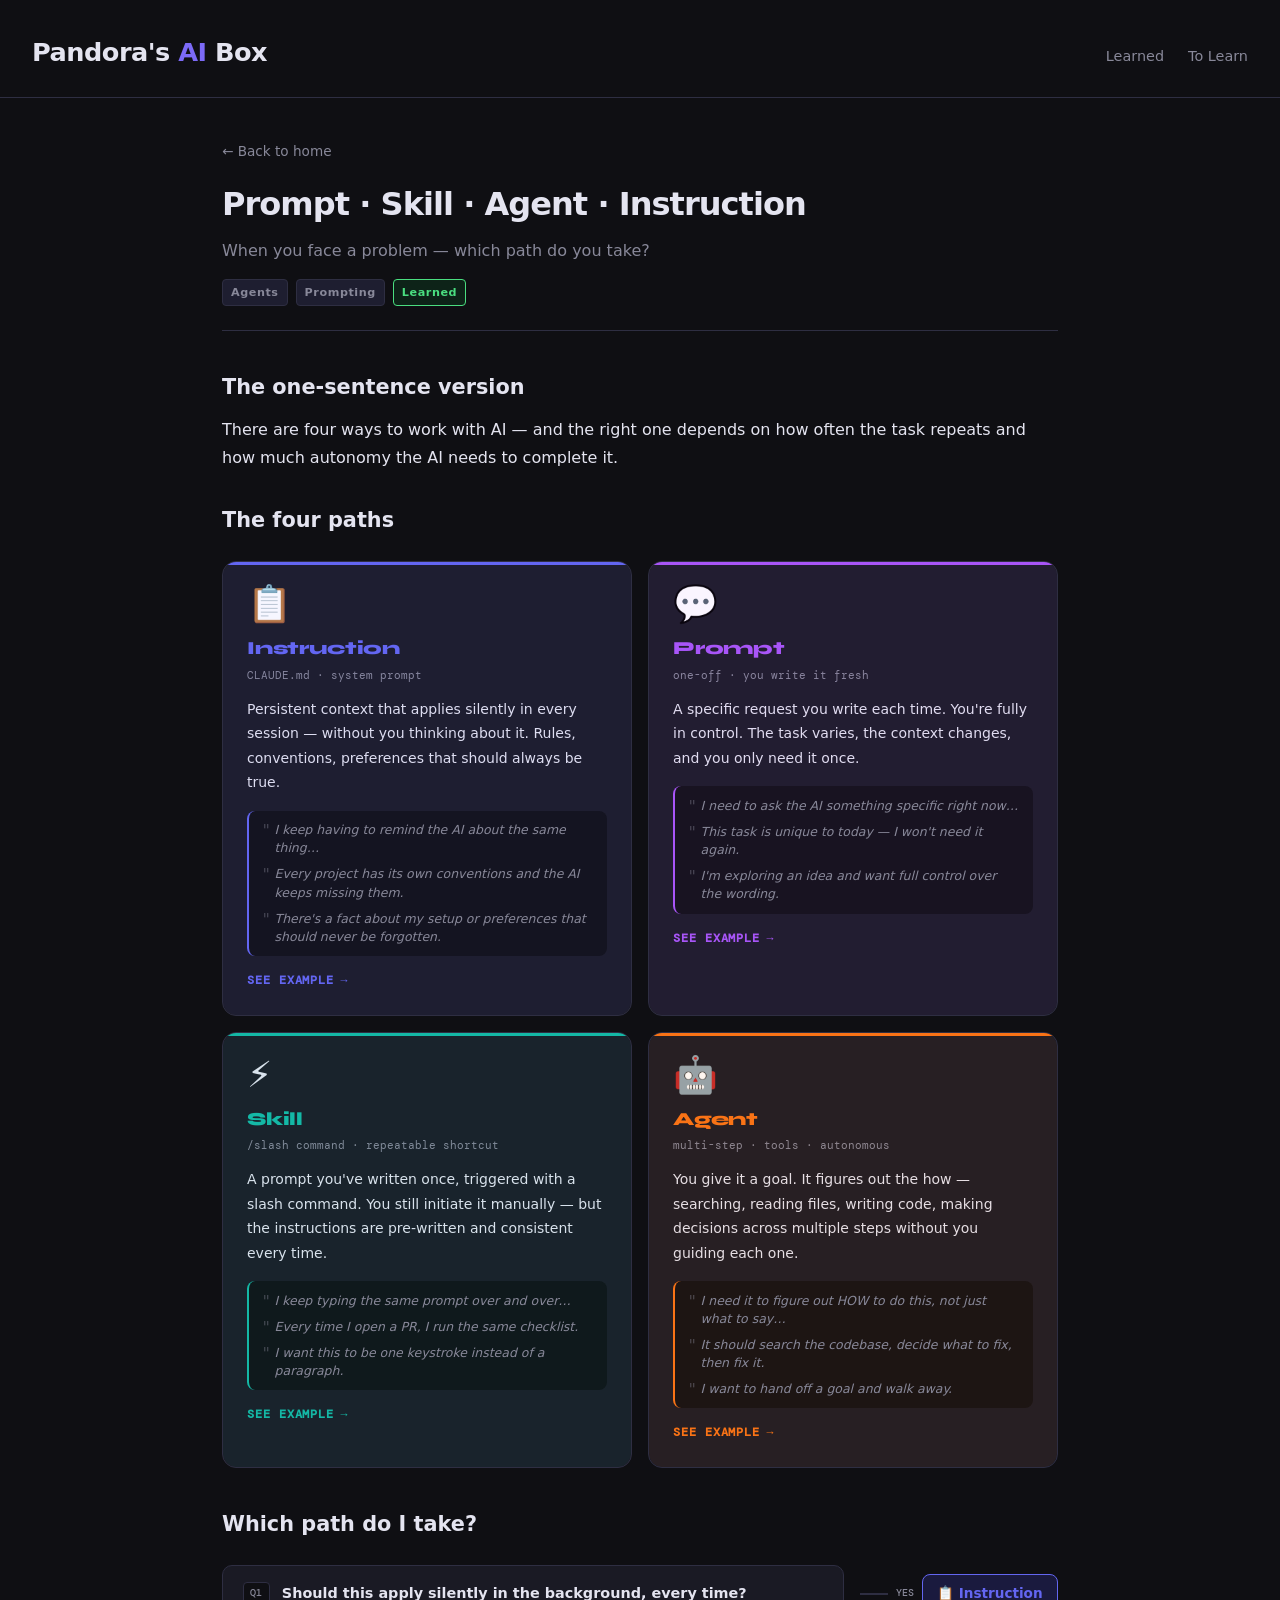
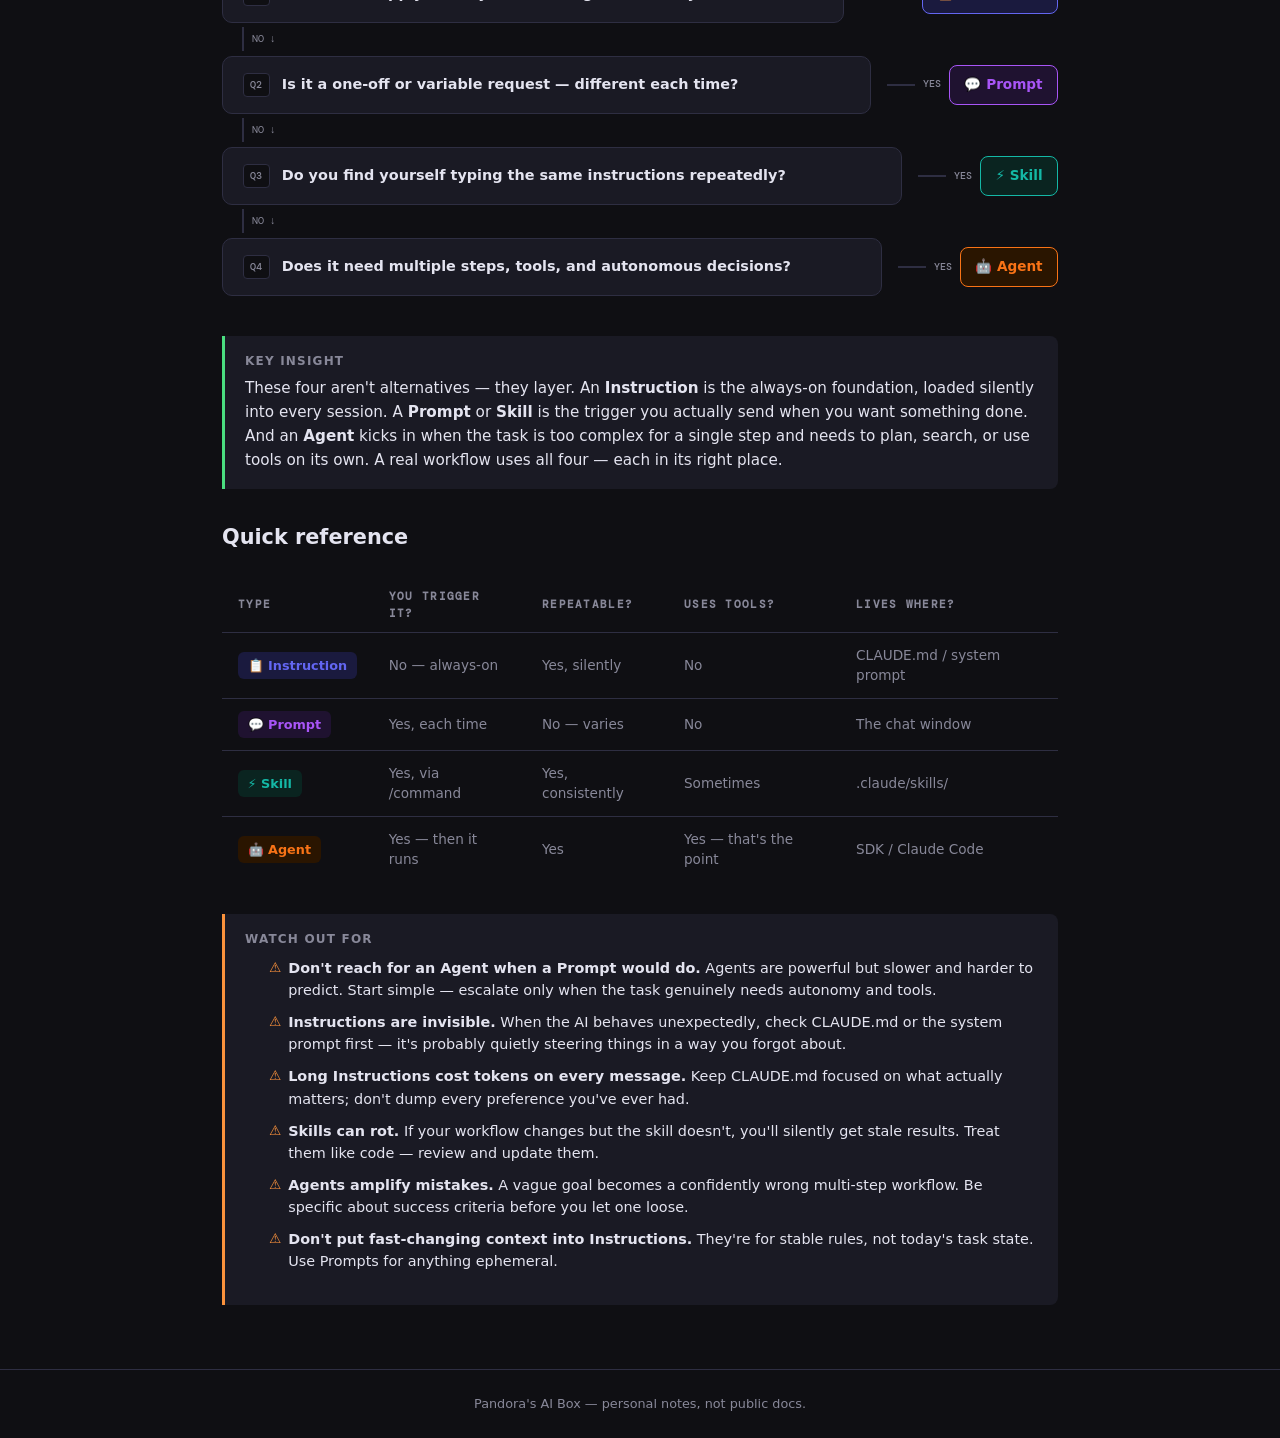
<file: pages/prompt-skill-agent-instruction.html>
<!DOCTYPE html>
<html lang="en">
<head>
  <meta charset="UTF-8" />
  <meta name="viewport" content="width=device-width, initial-scale=1.0" />
  <title>Prompt vs Skill vs Agent vs Instruction — Pandora's AI Box</title>
  <link rel="stylesheet" href="../style.css" />
  <link rel="preconnect" href="https://fonts.googleapis.com" />
  <link rel="preconnect" href="https://fonts.gstatic.com" crossorigin />
  <link href="https://fonts.googleapis.com/css2?family=Syne:wght@700;800&family=DM+Mono:wght@400;500&display=swap" rel="stylesheet" />
  <style>
    /* ── Concept grid ── */

    .concept-grid {
      display: grid;
      grid-template-columns: 1fr 1fr;
      gap: 1rem;
      margin: 1.5rem 0 2.5rem;
    }

    .concept-card {
      background: var(--surface);
      border: 1px solid var(--border);
      border-radius: 14px;
      padding: 1.5rem;
      position: relative;
      overflow: hidden;
      transition: transform 0.15s, border-color 0.15s;
      display: block;
      color: var(--text);
      text-decoration: none;
    }

    .concept-card:hover {
      transform: translateY(-3px);
      text-decoration: none;
    }
    .concept-card.instruction:hover { border-color: #6366f1; }
    .concept-card.prompt:hover      { border-color: #a855f7; }
    .concept-card.skill:hover       { border-color: #14b8a6; }
    .concept-card.agent:hover       { border-color: #f97316; }

    .concept-card::before {
      content: '';
      position: absolute;
      inset: 0;
      opacity: 0.06;
      pointer-events: none;
      border-radius: 14px;
    }

    .concept-card.instruction::before { background: #6366f1; }
    .concept-card.prompt::before      { background: #a855f7; }
    .concept-card.skill::before       { background: #14b8a6; }
    .concept-card.agent::before       { background: #f97316; }

    .concept-card::after {
      content: '';
      position: absolute;
      top: 0; left: 0; right: 0;
      height: 3px;
      border-radius: 14px 14px 0 0;
    }

    .concept-card.instruction::after { background: #6366f1; }
    .concept-card.prompt::after      { background: #a855f7; }
    .concept-card.skill::after       { background: #14b8a6; }
    .concept-card.agent::after       { background: #f97316; }

    .concept-emoji {
      font-size: 2.25rem;
      margin-bottom: 0.75rem;
      display: block;
      line-height: 1;
    }

    .concept-name {
      font-family: 'Syne', sans-serif;
      font-size: 1.15rem;
      font-weight: 800;
      margin-bottom: 0.2rem;
      letter-spacing: -0.01em;
    }

    .concept-card.instruction .concept-name { color: #6366f1; }
    .concept-card.prompt .concept-name      { color: #a855f7; }
    .concept-card.skill .concept-name       { color: #14b8a6; }
    .concept-card.agent .concept-name       { color: #f97316; }

    .concept-alias {
      font-family: 'DM Mono', monospace;
      font-size: 0.7rem;
      color: var(--text-muted);
      margin-bottom: 0.75rem;
    }

    .concept-desc {
      font-size: 0.875rem;
      color: var(--text-muted);
      line-height: 1.6;
      margin-bottom: 1rem;
    }

    .concept-triggers {
      background: #0f0f13;
      border-radius: 8px;
      padding: 0.65rem 0.85rem;
      border-left: 2px solid var(--border);
      display: flex;
      flex-direction: column;
      gap: 0.5rem;
    }

    .concept-card.instruction .concept-triggers { border-color: #6366f1; }
    .concept-card.prompt .concept-triggers      { border-color: #a855f7; }
    .concept-card.skill .concept-triggers       { border-color: #14b8a6; }
    .concept-card.agent .concept-triggers       { border-color: #f97316; }

    .trigger-item {
      font-size: 0.78rem;
      font-style: italic;
      color: var(--text-muted);
      line-height: 1.45;
      padding-left: 0.75rem;
      position: relative;
    }

    .trigger-item::before {
      content: '"';
      position: absolute;
      left: 0;
      top: -2px;
      font-style: normal;
      font-size: 1rem;
      opacity: 0.4;
    }

    .concept-cta {
      margin-top: 1rem;
      font-family: 'DM Mono', monospace;
      font-size: 0.72rem;
      letter-spacing: 0.08em;
      text-transform: uppercase;
      font-weight: 700;
      display: flex;
      align-items: center;
      gap: 0.4rem;
      transition: gap 0.15s;
    }

    .concept-card:hover .concept-cta { gap: 0.7rem; }

    .concept-card.instruction .concept-cta { color: #6366f1; }
    .concept-card.prompt .concept-cta      { color: #a855f7; }
    .concept-card.skill .concept-cta       { color: #14b8a6; }
    .concept-card.agent .concept-cta       { color: #f97316; }

    /* ── Decision flowchart ── */

    .flowchart {
      margin: 1.5rem 0 2.5rem;
      position: relative;
    }

    .flow-step {
      display: grid;
      grid-template-columns: 1fr auto;
      gap: 1rem;
      align-items: center;
      position: relative;
    }

    .flow-question {
      background: var(--surface);
      border: 1.5px solid var(--border);
      border-radius: 10px;
      padding: 1rem 1.25rem;
      font-weight: 600;
      font-size: 0.9rem;
      display: flex;
      align-items: center;
      gap: 0.75rem;
    }

    .flow-qnum {
      font-family: 'DM Mono', monospace;
      font-size: 0.65rem;
      font-weight: 500;
      color: var(--text-muted);
      background: var(--bg);
      border: 1px solid var(--border);
      border-radius: 4px;
      padding: 0.15rem 0.4rem;
      flex-shrink: 0;
    }

    .flow-yes-branch {
      display: flex;
      align-items: center;
      gap: 0.5rem;
    }

    .flow-hline {
      width: 28px;
      height: 1.5px;
      background: var(--border);
      flex-shrink: 0;
    }

    .flow-yes-label {
      font-family: 'DM Mono', monospace;
      font-size: 0.65rem;
      font-weight: 500;
      color: var(--text-muted);
      writing-mode: horizontal-tb;
    }

    .flow-result {
      border-radius: 8px;
      padding: 0.5rem 0.9rem;
      font-weight: 700;
      font-size: 0.85rem;
      white-space: nowrap;
      display: flex;
      align-items: center;
      gap: 0.4rem;
    }

    .flow-result.instruction { background: #1a1a3e; color: #6366f1; border: 1px solid #6366f1; }
    .flow-result.prompt      { background: #1f1230; color: #a855f7; border: 1px solid #a855f7; }
    .flow-result.skill       { background: #0a2420; color: #14b8a6; border: 1px solid #14b8a6; }
    .flow-result.agent       { background: #2a1500; color: #f97316; border: 1px solid #f97316; }

    .flow-connector {
      display: flex;
      align-items: center;
      gap: 0.5rem;
      padding: 0.3rem 0 0.3rem 1.25rem;
    }

    .flow-vline {
      width: 1.5px;
      height: 24px;
      background: var(--border);
    }

    .flow-no-label {
      font-family: 'DM Mono', monospace;
      font-size: 0.65rem;
      color: var(--text-muted);
    }

    /* ── Reference table ── */

    .ref-table {
      width: 100%;
      border-collapse: collapse;
      font-size: 0.85rem;
      margin: 1.5rem 0 2rem;
    }

    .ref-table th {
      text-align: left;
      padding: 0.6rem 1rem;
      font-size: 0.68rem;
      letter-spacing: 0.12em;
      text-transform: uppercase;
      color: var(--text-muted);
      border-bottom: 1px solid var(--border);
      font-family: 'DM Mono', monospace;
    }

    .ref-table td {
      padding: 0.75rem 1rem;
      border-bottom: 1px solid var(--border);
      vertical-align: middle;
      line-height: 1.5;
      color: var(--text-muted);
    }

    .ref-table tr:last-child td { border-bottom: none; }

    .ref-table tr:hover td { background: rgba(255,255,255,0.02); }

    .type-pill {
      display: inline-flex;
      align-items: center;
      gap: 0.35rem;
      padding: 0.25rem 0.6rem;
      border-radius: 6px;
      font-size: 0.8rem;
      font-weight: 700;
      white-space: nowrap;
    }

    .type-pill.instruction { background: #1a1a3e; color: #6366f1; }
    .type-pill.prompt      { background: #1f1230; color: #a855f7; }
    .type-pill.skill       { background: #0a2420; color: #14b8a6; }
    .type-pill.agent       { background: #2a1500; color: #f97316; }

    /* ── Reference table scroll wrapper (mobile-friendly) ── */

    .ref-table-wrap {
      overflow-x: auto;
      -webkit-overflow-scrolling: touch;
      margin: 1.5rem 0 2rem;
    }

    .ref-table { margin: 0; }

    /* ── Responsive ── */

    @media (max-width: 700px) {
      .concept-grid {
        grid-template-columns: 1fr;
        gap: 0.75rem;
      }

      .concept-card { padding: 1.1rem 1.2rem; }
      .concept-emoji { font-size: 1.85rem; }
      .concept-name { font-size: 1.05rem; }

      .flow-step { grid-template-columns: 1fr; }

      .flow-question {
        font-size: 0.85rem;
        padding: 0.85rem 1rem;
      }

      .flow-yes-branch {
        padding-left: 1.25rem;
        margin-top: -0.1rem;
      }

      .flow-result {
        font-size: 0.8rem;
        padding: 0.4rem 0.75rem;
      }

      /* Keep table laid out horizontally; scroll if too wide */
      .ref-table { min-width: 560px; }

      .ref-table th,
      .ref-table td {
        padding: 0.55rem 0.75rem;
      }
    }
  </style>
</head>
<body>

<header>
  <h1>Pandora's <span>AI</span> Box</h1>
  <nav>
    <a href="../index.html#learned">Learned</a>
    <a href="../index.html#to-learn">To Learn</a>
  </nav>
</header>

<main>
  <div class="page-header">
    <a class="back" href="../index.html">← Back to home</a>
    <h1>Prompt · Skill · Agent · Instruction</h1>
    <p class="subtitle">When you face a problem — which path do you take?</p>
    <div class="meta">
      <span class="tag">Agents</span>
      <span class="tag">Prompting</span>
      <span class="tag status-learned">Learned</span>
    </div>
  </div>

  <div class="content">

    <h2>The one-sentence version</h2>
    <p>
      There are four ways to work with AI — and the right one depends on how often the task repeats
      and how much autonomy the AI needs to complete it.
    </p>

    <!-- ── The four paths ── -->

    <h2>The four paths</h2>

    <div class="concept-grid">

      <a class="concept-card instruction" href="example-instruction.html">
        <span class="concept-emoji">📋</span>
        <div class="concept-name">Instruction</div>
        <div class="concept-alias">CLAUDE.md · system prompt</div>
        <p class="concept-desc">
          Persistent context that applies silently in every session — without you thinking about it.
          Rules, conventions, preferences that should always be true.
        </p>
        <div class="concept-triggers">
          <div class="trigger-item">I keep having to remind the AI about the same thing…</div>
          <div class="trigger-item">Every project has its own conventions and the AI keeps missing them.</div>
          <div class="trigger-item">There's a fact about my setup or preferences that should never be forgotten.</div>
        </div>
        <div class="concept-cta">See example <span>→</span></div>
      </a>

      <a class="concept-card prompt" href="example-prompt.html">
        <span class="concept-emoji">💬</span>
        <div class="concept-name">Prompt</div>
        <div class="concept-alias">one-off · you write it fresh</div>
        <p class="concept-desc">
          A specific request you write each time. You're fully in control.
          The task varies, the context changes, and you only need it once.
        </p>
        <div class="concept-triggers">
          <div class="trigger-item">I need to ask the AI something specific right now…</div>
          <div class="trigger-item">This task is unique to today — I won't need it again.</div>
          <div class="trigger-item">I'm exploring an idea and want full control over the wording.</div>
        </div>
        <div class="concept-cta">See example <span>→</span></div>
      </a>

      <a class="concept-card skill" href="example-skill.html">
        <span class="concept-emoji">⚡</span>
        <div class="concept-name">Skill</div>
        <div class="concept-alias">/slash command · repeatable shortcut</div>
        <p class="concept-desc">
          A prompt you've written once, triggered with a slash command. You still initiate it
          manually — but the instructions are pre-written and consistent every time.
        </p>
        <div class="concept-triggers">
          <div class="trigger-item">I keep typing the same prompt over and over…</div>
          <div class="trigger-item">Every time I open a PR, I run the same checklist.</div>
          <div class="trigger-item">I want this to be one keystroke instead of a paragraph.</div>
        </div>
        <div class="concept-cta">See example <span>→</span></div>
      </a>

      <a class="concept-card agent" href="example-agent.html">
        <span class="concept-emoji">🤖</span>
        <div class="concept-name">Agent</div>
        <div class="concept-alias">multi-step · tools · autonomous</div>
        <p class="concept-desc">
          You give it a goal. It figures out the how — searching, reading files,
          writing code, making decisions across multiple steps without you guiding each one.
        </p>
        <div class="concept-triggers">
          <div class="trigger-item">I need it to figure out HOW to do this, not just what to say…</div>
          <div class="trigger-item">It should search the codebase, decide what to fix, then fix it.</div>
          <div class="trigger-item">I want to hand off a goal and walk away.</div>
        </div>
        <div class="concept-cta">See example <span>→</span></div>
      </a>

    </div>

    <!-- ── Decision flowchart ── -->

    <h2>Which path do I take?</h2>

    <div class="flowchart">

      <div class="flow-step">
        <div class="flow-question">
          <span class="flow-qnum">Q1</span>
          Should this apply silently in the background, every time?
        </div>
        <div class="flow-yes-branch">
          <div class="flow-hline"></div>
          <div class="flow-yes-label">YES</div>
          <div class="flow-result instruction">📋 Instruction</div>
        </div>
      </div>

      <div class="flow-connector">
        <div class="flow-vline"></div>
        <div class="flow-no-label">NO ↓</div>
      </div>

      <div class="flow-step">
        <div class="flow-question">
          <span class="flow-qnum">Q2</span>
          Is it a one-off or variable request — different each time?
        </div>
        <div class="flow-yes-branch">
          <div class="flow-hline"></div>
          <div class="flow-yes-label">YES</div>
          <div class="flow-result prompt">💬 Prompt</div>
        </div>
      </div>

      <div class="flow-connector">
        <div class="flow-vline"></div>
        <div class="flow-no-label">NO ↓</div>
      </div>

      <div class="flow-step">
        <div class="flow-question">
          <span class="flow-qnum">Q3</span>
          Do you find yourself typing the same instructions repeatedly?
        </div>
        <div class="flow-yes-branch">
          <div class="flow-hline"></div>
          <div class="flow-yes-label">YES</div>
          <div class="flow-result skill">⚡ Skill</div>
        </div>
      </div>

      <div class="flow-connector">
        <div class="flow-vline"></div>
        <div class="flow-no-label">NO ↓</div>
      </div>

      <div class="flow-step">
        <div class="flow-question">
          <span class="flow-qnum">Q4</span>
          Does it need multiple steps, tools, and autonomous decisions?
        </div>
        <div class="flow-yes-branch">
          <div class="flow-hline"></div>
          <div class="flow-yes-label">YES</div>
          <div class="flow-result agent">🤖 Agent</div>
        </div>
      </div>

    </div>

    <div class="callout tip">
      <strong>Key insight</strong>
      These four aren't alternatives — they layer. An <strong>Instruction</strong> is the always-on foundation, loaded silently into every session. A <strong>Prompt</strong> or <strong>Skill</strong> is the trigger you actually send when you want something done. And an <strong>Agent</strong> kicks in when the task is too complex for a single step and needs to plan, search, or use tools on its own. A real workflow uses all four — each in its right place.
    </div>

    <!-- ── Quick reference table ── -->

    <h2>Quick reference</h2>

    <div class="ref-table-wrap">
      <table class="ref-table">
        <thead>
          <tr>
            <th>Type</th>
            <th>You trigger it?</th>
            <th>Repeatable?</th>
            <th>Uses tools?</th>
            <th>Lives where?</th>
          </tr>
        </thead>
        <tbody>
          <tr>
            <td><span class="type-pill instruction">📋 Instruction</span></td>
            <td>No — always-on</td>
            <td>Yes, silently</td>
            <td>No</td>
            <td>CLAUDE.md / system prompt</td>
          </tr>
          <tr>
            <td><span class="type-pill prompt">💬 Prompt</span></td>
            <td>Yes, each time</td>
            <td>No — varies</td>
            <td>No</td>
            <td>The chat window</td>
          </tr>
          <tr>
            <td><span class="type-pill skill">⚡ Skill</span></td>
            <td>Yes, via /command</td>
            <td>Yes, consistently</td>
            <td>Sometimes</td>
            <td>.claude/skills/</td>
          </tr>
          <tr>
            <td><span class="type-pill agent">🤖 Agent</span></td>
            <td>Yes — then it runs</td>
            <td>Yes</td>
            <td>Yes — that's the point</td>
            <td>SDK / Claude Code</td>
          </tr>
        </tbody>
      </table>
    </div>

    <div class="callout warning">
      <strong>Watch out for</strong>
      <ul class="watch-list">
        <li><strong>Don't reach for an Agent when a Prompt would do.</strong> Agents are powerful but slower and harder to predict. Start simple — escalate only when the task genuinely needs autonomy and tools.</li>
        <li><strong>Instructions are invisible.</strong> When the AI behaves unexpectedly, check CLAUDE.md or the system prompt first — it's probably quietly steering things in a way you forgot about.</li>
        <li><strong>Long Instructions cost tokens on every message.</strong> Keep CLAUDE.md focused on what actually matters; don't dump every preference you've ever had.</li>
        <li><strong>Skills can rot.</strong> If your workflow changes but the skill doesn't, you'll silently get stale results. Treat them like code — review and update them.</li>
        <li><strong>Agents amplify mistakes.</strong> A vague goal becomes a confidently wrong multi-step workflow. Be specific about success criteria before you let one loose.</li>
        <li><strong>Don't put fast-changing context into Instructions.</strong> They're for stable rules, not today's task state. Use Prompts for anything ephemeral.</li>
      </ul>
    </div>

  </div>
</main>

<footer>
  Pandora's AI Box &mdash; personal notes, not public docs.
</footer>

</body>
</html>
</file>
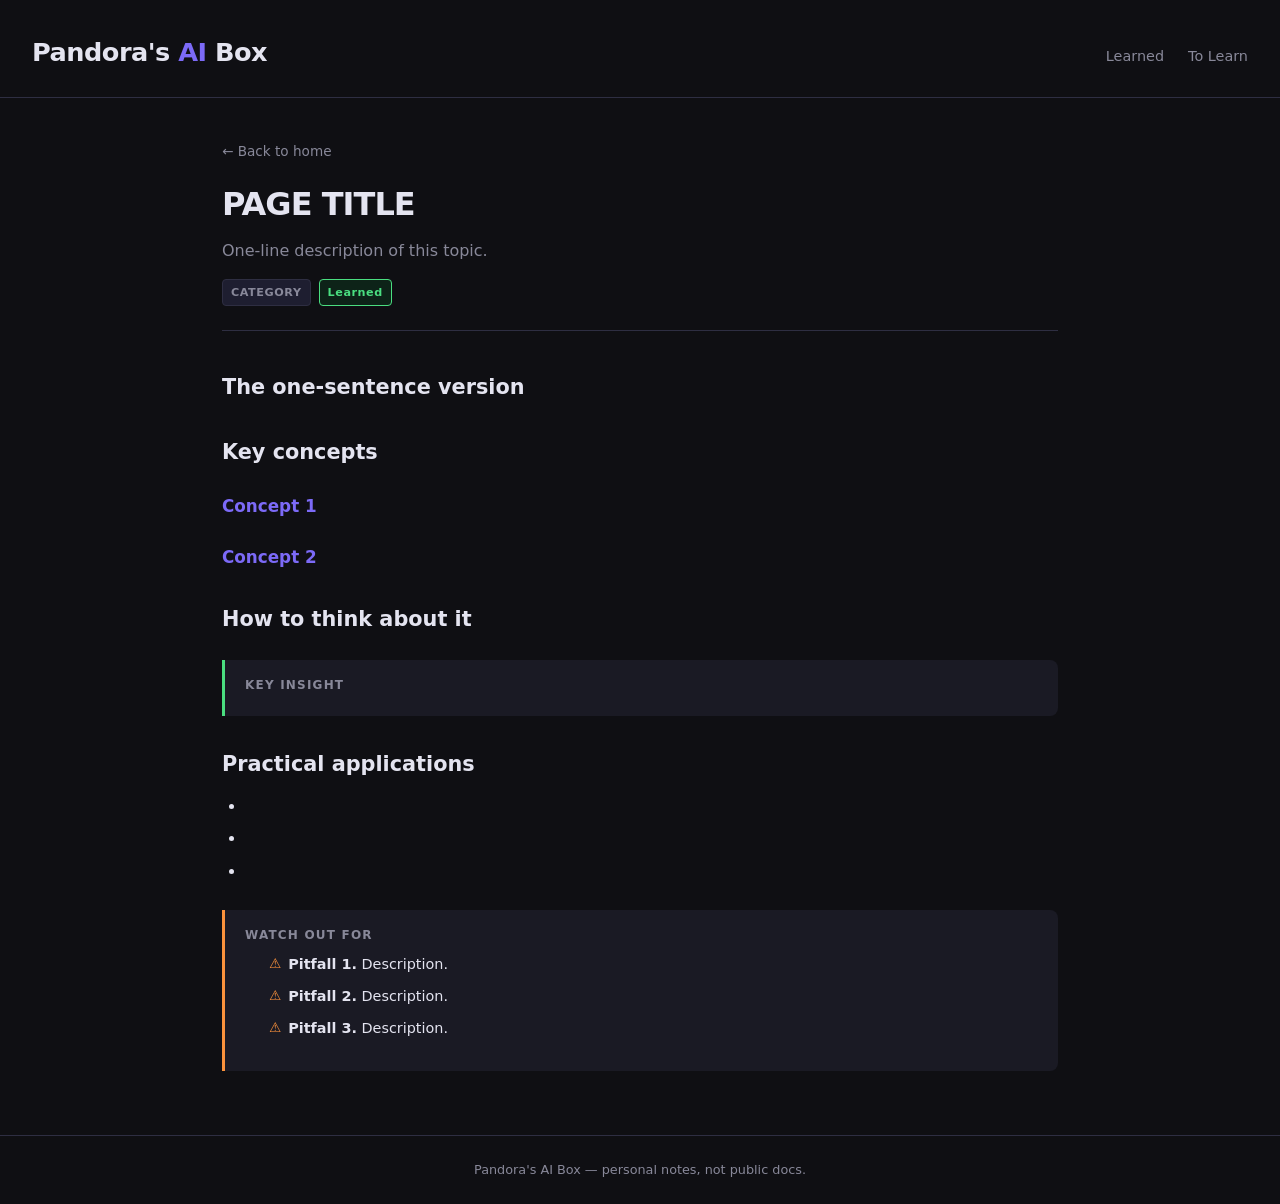
<file: pages/template.html>
<!DOCTYPE html>
<html lang="en">
<head>
  <meta charset="UTF-8" />
  <meta name="viewport" content="width=device-width, initial-scale=1.0" />
  <title>PAGE TITLE — Pandora's AI Box</title>
  <link rel="stylesheet" href="../style.css" />
</head>
<body>

<header>
  <h1>Pandora's <span>AI</span> Box</h1>
  <nav>
    <a href="../index.html#learned">Learned</a>
    <a href="../index.html#to-learn">To Learn</a>
  </nav>
</header>

<main>
  <div class="page-header">
    <a class="back" href="../index.html">← Back to home</a>
    <h1>PAGE TITLE</h1>
    <p class="subtitle">One-line description of this topic.</p>
    <div class="meta">
      <span class="tag">CATEGORY</span>
      <!-- Pick one: -->
      <span class="tag status-learned">Learned</span>
      <!-- <span class="tag status-to-learn">To Learn</span> -->
    </div>
  </div>

  <div class="content">

    <h2>The one-sentence version</h2>
    <p><!-- Quick summary --></p>

    <h2>Key concepts</h2>

    <h3>Concept 1</h3>
    <p><!-- Explain it --></p>

    <h3>Concept 2</h3>
    <p><!-- Explain it --></p>

    <h2>How to think about it</h2>
    <p><!-- Mental model, analogy, or framing that made it click --></p>

    <div class="callout tip">
      <strong>Key insight</strong>
      <!-- The thing you wish someone had told you up front -->
    </div>

    <h2>Practical applications</h2>
    <ul>
      <li><!-- Use case 1 --></li>
      <li><!-- Use case 2 --></li>
      <li><!-- Use case 3 --></li>
    </ul>

    <div class="callout warning">
      <strong>Watch out for</strong>
      <ul class="watch-list">
        <li><strong>Pitfall 1.</strong> Description.</li>
        <li><strong>Pitfall 2.</strong> Description.</li>
        <li><strong>Pitfall 3.</strong> Description.</li>
      </ul>
    </div>

  </div>
</main>

<footer>
  Pandora's AI Box &mdash; personal notes, not public docs.
</footer>

</body>
</html>
</file>
<file: style.css>
:root {
  --bg: #0f0f13;
  --surface: #1a1a24;
  --border: #2e2e42;
  --accent: #7c6af7;
  --accent-dim: #4a3fb5;
  --text: #e4e4f0;
  --text-muted: #888899;
  --tag-bg: #1e1e30;
  --learned: #4ade80;
  --to-learn: #fb923c;
}

* {
  box-sizing: border-box;
  margin: 0;
  padding: 0;
}

body {
  background: var(--bg);
  color: var(--text);
  font-family: 'Segoe UI', system-ui, -apple-system, sans-serif;
  font-size: 16px;
  line-height: 1.6;
  min-height: 100vh;
}

a {
  color: var(--accent);
  text-decoration: none;
}

a:hover {
  text-decoration: underline;
  color: #a89cff;
}

/* ── Layout ── */

header {
  border-bottom: 1px solid var(--border);
  padding: 2rem 2rem 1.5rem;
  display: flex;
  align-items: baseline;
  gap: 1rem;
}

header h1 {
  font-size: 1.6rem;
  font-weight: 700;
  letter-spacing: -0.02em;
}

header h1 span {
  color: var(--accent);
}

header nav {
  margin-left: auto;
  display: flex;
  gap: 1.5rem;
  font-size: 0.9rem;
  color: var(--text-muted);
}

header nav a {
  color: var(--text-muted);
}

header nav a:hover {
  color: var(--text);
  text-decoration: none;
}

main {
  max-width: 900px;
  margin: 0 auto;
  padding: 2.5rem 2rem;
}

footer {
  border-top: 1px solid var(--border);
  padding: 1.5rem 2rem;
  text-align: center;
  font-size: 0.8rem;
  color: var(--text-muted);
}

/* ── Index page ── */

.hero {
  margin-bottom: 3rem;
}

.hero p {
  color: var(--text-muted);
  font-size: 1.05rem;
  margin-top: 0.5rem;
}

.section-label {
  font-size: 0.75rem;
  font-weight: 700;
  letter-spacing: 0.12em;
  text-transform: uppercase;
  color: var(--text-muted);
  margin-bottom: 1rem;
  display: flex;
  align-items: center;
  gap: 0.5rem;
}

.section-label::after {
  content: '';
  flex: 1;
  height: 1px;
  background: var(--border);
}

.card-grid {
  display: grid;
  grid-template-columns: repeat(auto-fill, minmax(260px, 1fr));
  gap: 1rem;
  margin-bottom: 3rem;
}

.card {
  background: var(--surface);
  border: 1px solid var(--border);
  border-radius: 10px;
  padding: 1.25rem 1.5rem;
  transition: border-color 0.15s, transform 0.15s;
  display: block;
  color: var(--text);
}

.card:hover {
  border-color: var(--accent-dim);
  transform: translateY(-2px);
  text-decoration: none;
}

.card-title {
  font-weight: 600;
  font-size: 1rem;
  margin-bottom: 0.3rem;
}

.card-desc {
  font-size: 0.85rem;
  color: var(--text-muted);
  line-height: 1.5;
}

.card-meta {
  margin-top: 0.75rem;
  display: flex;
  gap: 0.5rem;
  flex-wrap: wrap;
}

.tag {
  font-size: 0.7rem;
  font-weight: 600;
  letter-spacing: 0.05em;
  padding: 0.2rem 0.5rem;
  border-radius: 4px;
  background: var(--tag-bg);
  color: var(--text-muted);
  border: 1px solid var(--border);
}

.tag.status-learned {
  color: var(--learned);
  border-color: var(--learned);
  background: #0d2318;
}

.tag.status-to-learn {
  color: var(--to-learn);
  border-color: var(--to-learn);
  background: #2a1200;
}

/* ── Note / Learning page ── */

.page-header {
  margin-bottom: 2.5rem;
  padding-bottom: 1.5rem;
  border-bottom: 1px solid var(--border);
}

.page-header .back {
  font-size: 0.85rem;
  color: var(--text-muted);
  display: inline-block;
  margin-bottom: 1rem;
}

.page-header h1 {
  font-size: 2rem;
  font-weight: 700;
  letter-spacing: -0.03em;
  margin-bottom: 0.5rem;
}

.page-header .subtitle {
  color: var(--text-muted);
  font-size: 1rem;
}

.page-header .meta {
  margin-top: 1rem;
  display: flex;
  gap: 0.5rem;
  flex-wrap: wrap;
}

.content h2 {
  font-size: 1.3rem;
  font-weight: 700;
  margin: 2rem 0 0.75rem;
  color: var(--text);
}

.content h3 {
  font-size: 1.05rem;
  font-weight: 600;
  margin: 1.5rem 0 0.5rem;
  color: var(--accent);
}

.content p {
  margin-bottom: 1rem;
  color: var(--text);
  line-height: 1.75;
}

.content ul,
.content ol {
  padding-left: 1.5rem;
  margin-bottom: 1rem;
}

.content li {
  margin-bottom: 0.4rem;
  line-height: 1.65;
}

.content code {
  background: var(--surface);
  border: 1px solid var(--border);
  border-radius: 4px;
  padding: 0.1em 0.4em;
  font-size: 0.875em;
  font-family: 'Cascadia Code', 'Fira Code', monospace;
  color: #c9b8ff;
}

.content pre {
  background: var(--surface);
  border: 1px solid var(--border);
  border-radius: 8px;
  padding: 1.25rem;
  overflow-x: auto;
  margin-bottom: 1rem;
}

.content pre code {
  background: none;
  border: none;
  padding: 0;
  font-size: 0.875rem;
}

.callout {
  background: var(--surface);
  border-left: 3px solid var(--accent);
  border-radius: 0 8px 8px 0;
  padding: 1rem 1.25rem;
  margin: 1.5rem 0;
  font-size: 0.95rem;
}

.callout.tip { border-color: var(--learned); }
.callout.warning { border-color: var(--to-learn); }

.callout > strong:first-child {
  display: block;
  margin-bottom: 0.3rem;
  font-size: 0.75rem;
  letter-spacing: 0.1em;
  text-transform: uppercase;
  color: var(--text-muted);
}

/* ── Watch-list (used inside .callout.warning for multiple pitfalls) ── */

.watch-list {
  list-style: none;
  padding: 0;
  margin: 0.5rem 0 0;
  display: flex;
  flex-direction: column;
  gap: 0.6rem;
}

.watch-list li {
  position: relative;
  padding-left: 1.2rem;
  font-size: 0.9rem;
  line-height: 1.55;
  color: var(--text);
  margin: 0;
}

.watch-list li::before {
  content: '⚠';
  position: absolute;
  left: 0;
  top: 0;
  color: var(--to-learn);
  font-size: 0.85rem;
}

.watch-list strong {
  display: inline;
  margin: 0;
  font-size: inherit;
  letter-spacing: 0;
  text-transform: none;
  color: var(--text);
  font-weight: 700;
}

/* ── Mobile ── */

@media (max-width: 700px) {
  body { font-size: 15px; }

  header {
    padding: 1.1rem 1rem 0.9rem;
    flex-wrap: wrap;
    gap: 0.5rem 1rem;
  }

  header h1 { font-size: 1.25rem; }

  header nav {
    margin-left: 0;
    width: 100%;
    gap: 1.25rem;
    font-size: 0.85rem;
  }

  main { padding: 1.5rem 1rem 2rem; }

  footer {
    padding: 1rem;
    font-size: 0.75rem;
  }

  /* Index page */

  .hero { margin-bottom: 2rem; }
  .hero p { font-size: 0.95rem; }

  .card-grid {
    grid-template-columns: 1fr;
    gap: 0.75rem;
    margin-bottom: 2rem;
  }

  .card { padding: 1rem 1.1rem; }

  /* Note pages */

  .page-header {
    margin-bottom: 1.75rem;
    padding-bottom: 1.25rem;
  }

  .page-header h1 {
    font-size: 1.55rem;
    line-height: 1.25;
  }

  .page-header .subtitle { font-size: 0.95rem; }

  .content h2 {
    font-size: 1.15rem;
    margin: 1.75rem 0 0.6rem;
  }

  .content h3 {
    font-size: 1rem;
    margin: 1.25rem 0 0.4rem;
  }

  .content p { line-height: 1.65; }
  .content ul, .content ol { padding-left: 1.25rem; }

  .content pre {
    padding: 0.85rem 1rem;
    border-radius: 6px;
  }

  .content pre code { font-size: 0.78rem; }

  .callout {
    padding: 0.85rem 1rem;
    font-size: 0.9rem;
    margin: 1.25rem 0;
  }

  .watch-list li { font-size: 0.85rem; }

  /* Avoid hover transforms on touch */
  .card:hover { transform: none; }
}
</file>
